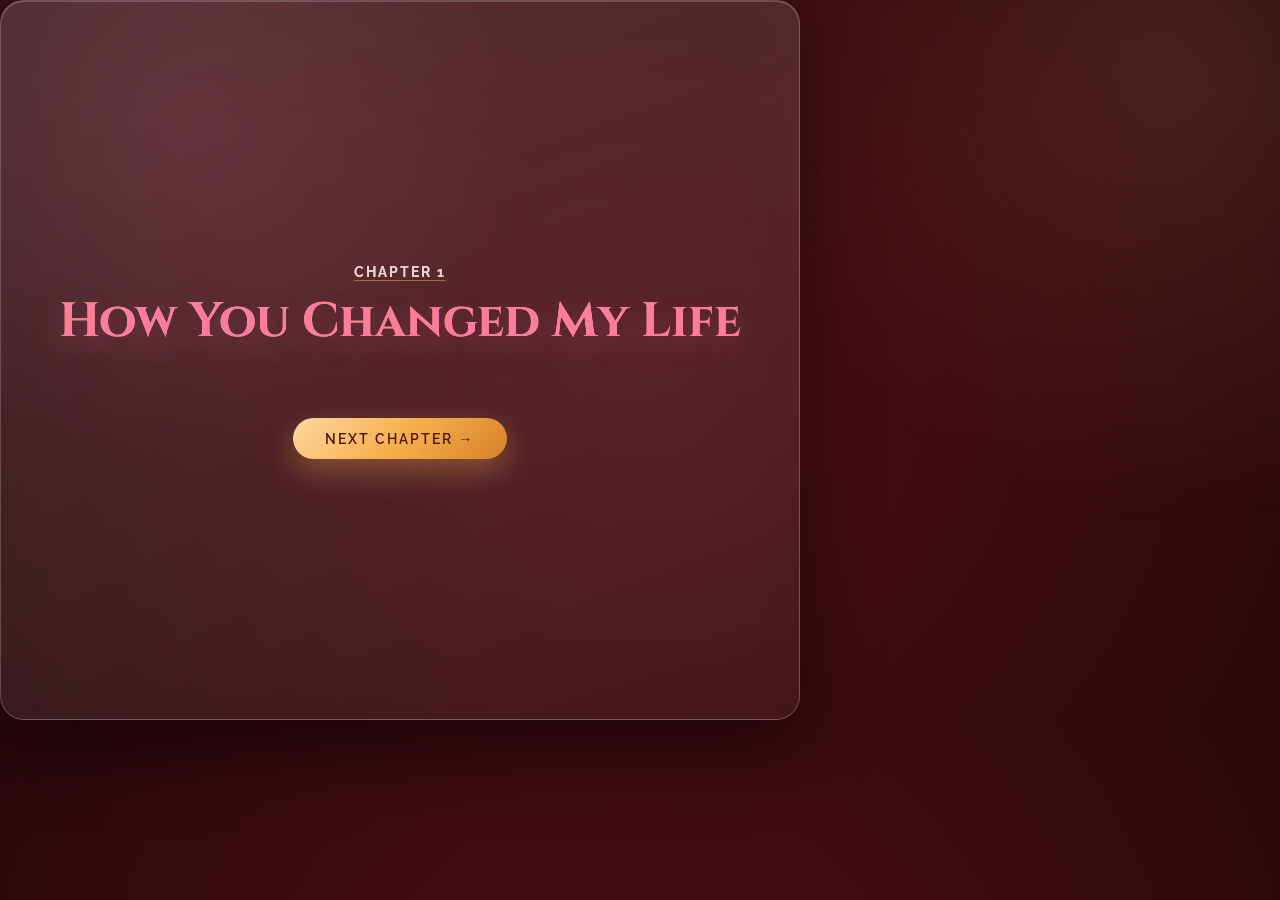
<file: chapter1.html>
<!DOCTYPE html>
<html lang="en">

<head>
    <meta charset="UTF-8">
    <meta name="viewport" content="width=device-width, initial-scale=1.0">
    <title>Chapter 1 - Our Story</title>
    <link rel="stylesheet" href="style.css">
    <link
        href="https://fonts.googleapis.com/css2?family=Cinzel:wght@400;700&family=Parisienne&family=Raleway:wght@300;400;600&display=swap"
        rel="stylesheet">
</head>

<body class="page-chap1 premium-bg">

    <div class="glass-card"
        style="min-height: 80vh; width: 90%; max-width: 800px; display: flex; flex-direction: column; align-items: center; justify-content: center;">
        <div class="chapter-header">
            <h2 class="text-gold" style="border-bottom-color: rgba(255,215,0,0.5);">Chapter 1</h2>
            <h3 class="text-gold" style="font-size: 3rem;">How You Changed My Life</h3>
        </div>

        <div class="chapter-content">
            <div class="typewriter-container" id="typewriterText"
                style="background: rgba(255,255,255,0.9); color: #333; border-radius: 4px;">
                <!-- Text injected by JS -->
            </div>
        </div>

        <a href="chapter2.html" class="premium-btn nav-link next-chapter" style="margin-top: 2rem;">Next Chapter →</a>
    </div>

    <script src="script.js"></script>
</body>

</html>
</file>
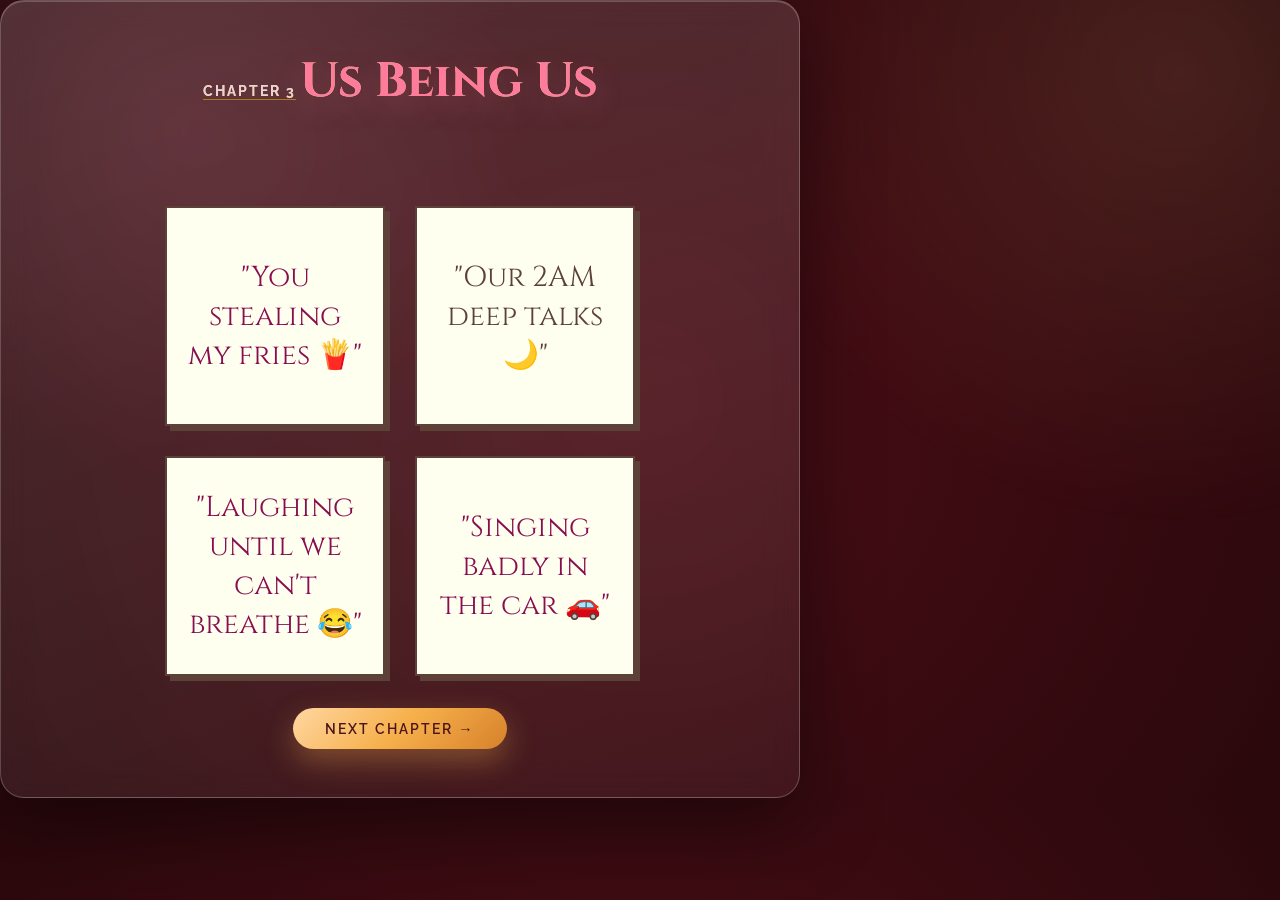
<file: chapter3.html>
<!DOCTYPE html>
<html lang="en">

<head>
    <meta charset="UTF-8">
    <meta name="viewport" content="width=device-width, initial-scale=1.0">
    <title>Chapter 3 - Our Story</title>
    <link rel="stylesheet" href="style.css">
    <link
        href="https://fonts.googleapis.com/css2?family=Cinzel:wght@400;700&family=Parisienne&family=Raleway:wght@300;400;600&display=swap"
        rel="stylesheet">
</head>

<body class="page-chap3 premium-bg">

    <div class="glass-card"
        style="min-height: 80vh; width: 90%; max-width: 800px; display: flex; flex-direction: column; align-items: center; justify-content: center;">
        <div class="chapter-header">
            <h2 class="text-gold" style="border-bottom-color: rgba(255,215,0,0.5);">Chapter 3</h2>
            <h3 class="text-gold" style="font-size: 3rem;">Us Being Us</h3>
        </div>

        <div class="notes-grid">
            <div class="sticky-note n1">
                <p>"You stealing my fries 🍟"</p>
            </div>
            <div class="sticky-note n2">
                <p>"Our 2AM deep talks 🌙"</p>
            </div>
            <div class="sticky-note n3">
                <p>"Laughing until we can't breathe 😂"</p>
            </div>
            <div class="sticky-note n4">
                <p>"Singing badly in the car 🚗"</p>
            </div>
        </div>

        <a href="chapter4.html" class="premium-btn nav-link next-chapter" style="margin-top: 2rem;">Next Chapter →</a>
    </div>

    <script src="script.js"></script>
</body>

</html>
</file>
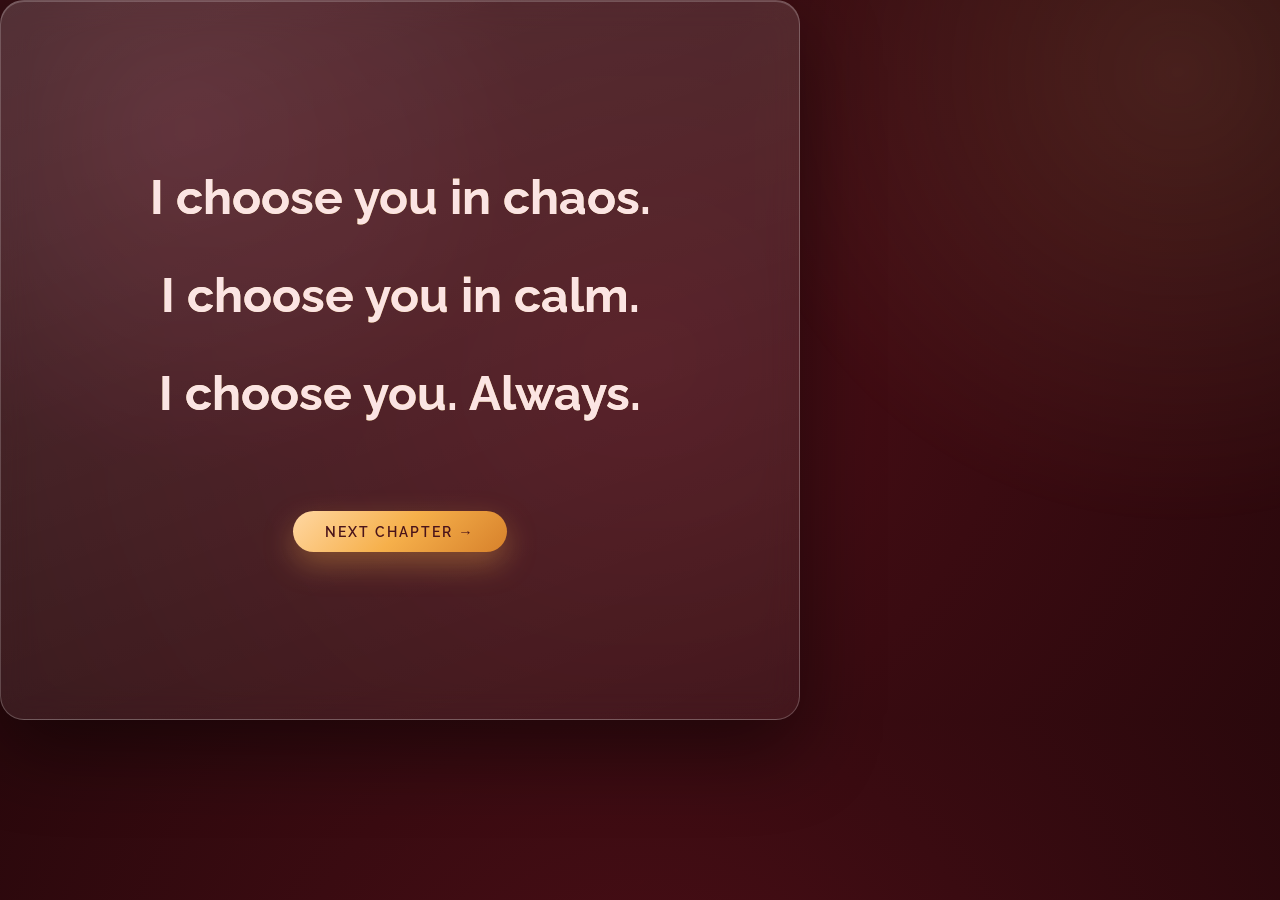
<file: chapter4.html>
<!DOCTYPE html>
<html lang="en">

<head>
    <meta charset="UTF-8">
    <meta name="viewport" content="width=device-width, initial-scale=1.0">
    <title>Chapter 4 - Our Story</title>
    <link rel="stylesheet" href="style.css">
    <link
        href="https://fonts.googleapis.com/css2?family=Cinzel:wght@400;700&family=Parisienne&family=Raleway:wght@300;400;600&display=swap"
        rel="stylesheet">
</head>

<body class="page-chap4 premium-bg">

    <div class="glass-card"
        style="min-height: 80vh; width: 90%; max-width: 800px; display: flex; flex-direction: column; align-items: center; justify-content: center;">
        <div class="fade-sequence" style="text-align: center;">
            <h2 class="fade-text f1 text-gold" style="border-bottom: none; font-size: 3rem;">I choose you in chaos.</h2>
            <h2 class="fade-text f2 text-gold" style="border-bottom: none; font-size: 3rem;">I choose you in calm.</h2>
            <h2 class="fade-text f3 text-gold" style="border-bottom: none; font-size: 3rem;">I choose you. Always.</h2>
        </div>

        <a href="chapter5.html" class="premium-btn nav-link dark-mode-btn" style="margin-top: 3rem;">Next Chapter →</a>
    </div>

    <script src="script.js"></script>
</body>

</html>
</file>
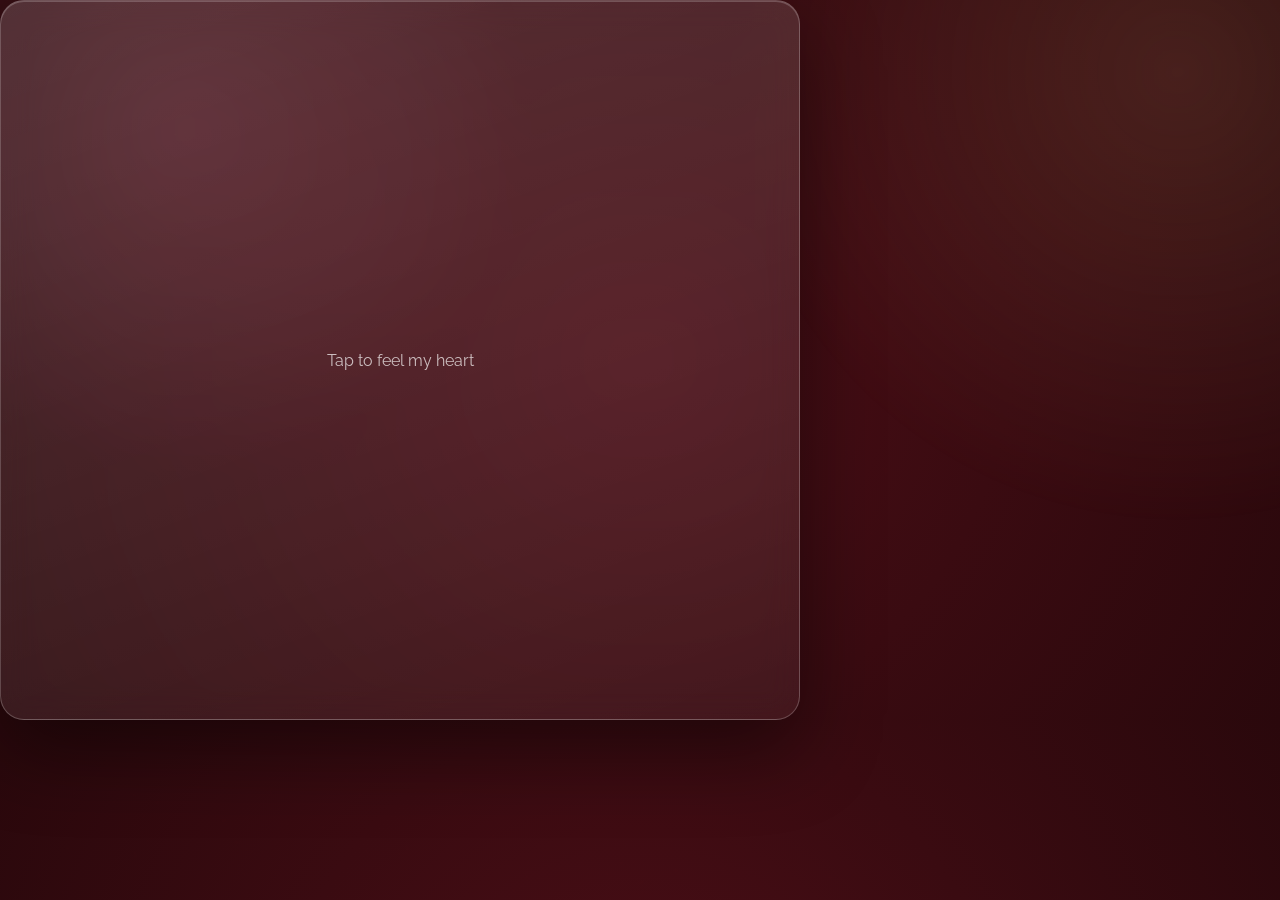
<file: chapter5.html>
<!DOCTYPE html>
<html lang="en">

<head>
    <meta charset="UTF-8">
    <meta name="viewport" content="width=device-width, initial-scale=1.0">
    <title>Chapter 5 - Our Story</title>
    <link rel="stylesheet" href="style.css">
    <link
        href="https://fonts.googleapis.com/css2?family=Cinzel:wght@400;700&family=Parisienne&family=Raleway:wght@300;400;600&display=swap"
        rel="stylesheet">
</head>

<body class="page-chap5 premium-bg">

    <div class="glass-card"
        style="min-height: 80vh; width: 90%; max-width: 800px; display: flex; flex-direction: column; align-items: center; justify-content: center;">
        <div class="heartbeater">
            <div class="heart-shape" id="heartBeat" style="filter: drop-shadow(0 0 15px rgba(255,0,0,0.6));">❤️</div>
            <p class="instruction" style="color: rgba(255,255,255,0.7);">Tap to feel my heart</p>
        </div>

        <div class="hidden-message" id="heartMessage">
            <h1 class="text-gold" style="font-size: 3.5rem;">This is what you do to me.</h1>
        </div>

        <a href="final.html" class="premium-btn nav-link next-chapter hidden" id="nextBtn"
            style="margin-top: 2rem;">Next Chapter →</a>
    </div>

    <script src="script.js"></script>
</body>

</html>
</file>
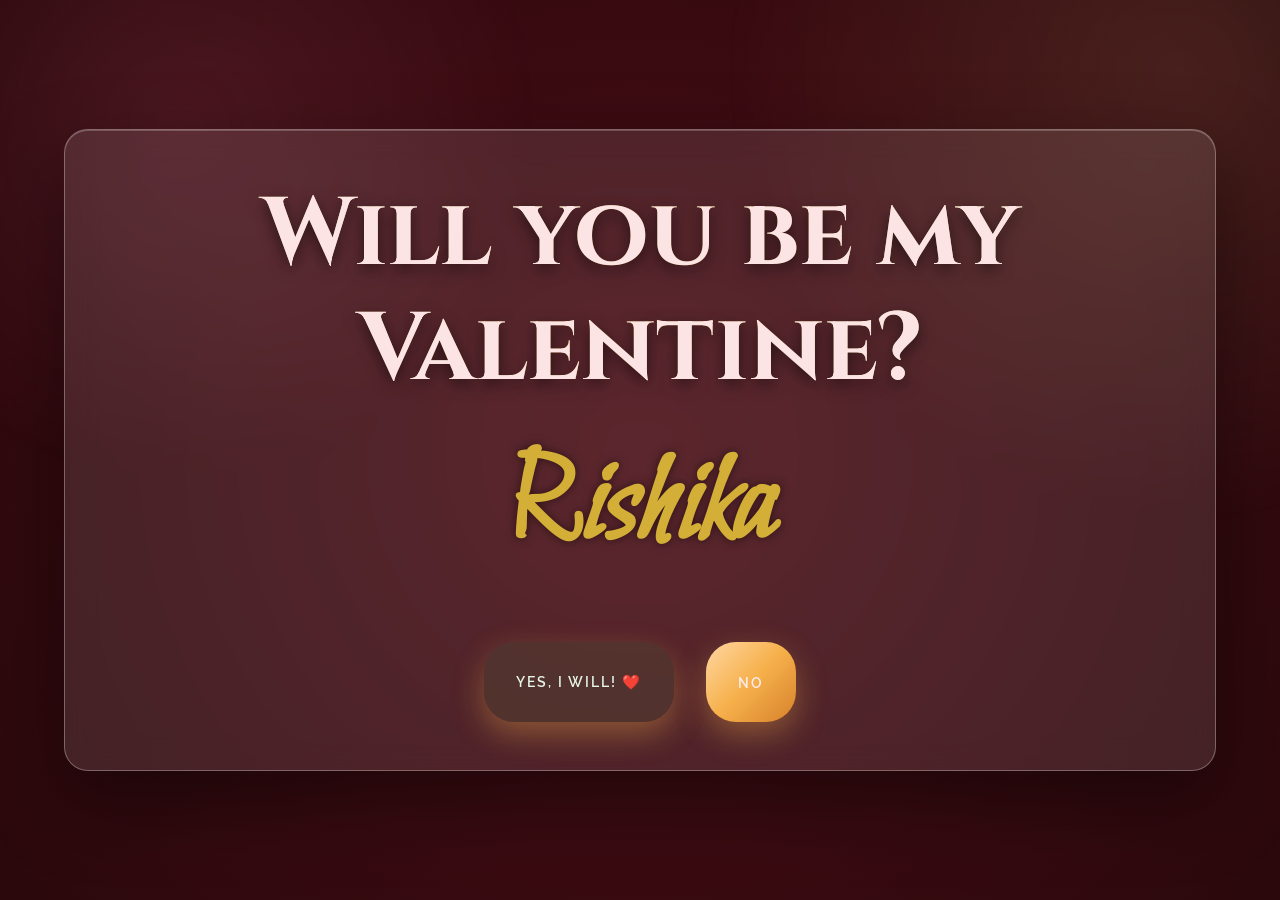
<file: final.html>
<!DOCTYPE html>
<html lang="en">

<head>
    <meta charset="UTF-8">
    <meta name="viewport" content="width=device-width, initial-scale=1.0">
    <title>Finale - Our Story</title>
    <link rel="stylesheet" href="style.css">
    <link
        href="https://fonts.googleapis.com/css2?family=Dancing+Script:wght@400;700&family=Bilbo&family=Bilbo+Swash+Caps&family=Cinzel:wght@400;700&family=Pinyon+Script&family=Parisienne&family=Raleway:wght@300;400;600&display=swap"
        rel="stylesheet">
</head>

<body class="page-final">



    <!-- Note: Background is handled by CSS #page-final rule to keep user image -->
    <div class="glass-card centered-final"
        style="background: rgba(255,255,255,0.1); border: 1px solid rgba(255,255,255,0.3);">
        <!-- Initial Question State -->
        <div id="proposalContent">
            <h1 class="grand-title text-gold" style="font-size: 6rem; text-shadow: 0 5px 15px rgba(0,0,0,0.5);">Will you
                be my<br>Valentine?</h1>
            <h2 class="name-display"
                style="font-family: 'Bilbo', cursive; font-size: 8rem; margin-top: 1rem; color: #D4AF37; background: transparent; text-shadow: 0 0 10px rgba(0,0,0,0.5);">
                Rishika</h2>

            <div class="choice-container"
                style="margin-top: 3rem; display: flex; gap: 2rem; justify-content: center; position: relative; min-height: 80px;">
                <button id="btnYes" class="premium-btn"
                    style="border-color: #4CAF50; color: #e8f5e9; background: rgba(76, 175, 80, 0.1);">Yes, I will!
                    ❤️</button>
                <button id="btnNo" class="premium-btn" style="border-color: #ff3333; color: #ffebee;">No</button>
            </div>
        </div>

        <!-- Success Message (Hidden initially) -->
        <div id="successMessage" class="hidden" style="text-align: center;">
            <h1 class="text-gold" style="font-size: 4rem; margin-bottom: 1rem;">Happy Valentine's Day,<br>Rishika</h1>
            <p class="quote">I love you more than words can say.</p>
            <div
                style="font-size: 6rem; margin-top: 2rem; animation: pulse 2s infinite; font-family: 'Segoe UI Emoji', 'Apple Color Emoji', 'Noto Color Emoji', sans-serif;">
                💞</div>
            <p class="signature">— Always yours, <span>Gowtham Raj ❤️</span></p>
            <a href="index.html" class="premium-btn restart-btn pulse-btn" style="margin-top: 3rem;">One More Time
                ❤️</a>
        </div>
    </div>

    <script src="script.js"></script>
</body>

</html>
</file>
<file: style.css>
﻿/* CSS Variables & Reset */
:root {
    --bg-paper: #FBE4E3;
    /* Soft Paper Pink */
    --bg-cardboard: #2a080c;
    /* Deep Velvet Red */
    --text-body: #5D4037;
    /* Deep Espresso Brown */
    --red-handmade: #880e4f;
    /* Dark Burgundy (Headings) */
    --red-ink: #D4AF37;
    /* Metallic Gold (Highlights/Accents) */

    --font-heading: 'Cinzel', serif;
    --font-body: 'Raleway', sans-serif;
    --font-script: 'Parisienne', cursive;
    --font-ui: 'Raleway', sans-serif;

    /* Premium "Glass & Gold" Theme Variables */
    --premium-bg: radial-gradient(circle at center, #4a0e16 0%, #2a080c 100%);
    --gold-gradient: linear-gradient(135deg, #bf953f, #fcf6ba, #b38728, #fbf5b7, #aa771c);
    --gold-text-shadow: 0 2px 4px rgba(0, 0, 0, 0.3);
    --glass-bg: rgba(255, 255, 255, 0.05);
    --glass-border: 1px solid rgba(255, 255, 255, 0.15);
    --glass-shadow: 0 8px 32px 0 rgba(0, 0, 0, 0.37);
    --text-glass: rgba(255, 255, 255, 0.9);
}

/* --- PREMIUM UTILITIES --- */
.premium-bg {
    background: var(--premium-bg);
    color: var(--text-glass);
}

.text-gold {
    background: var(--gold-gradient);
    -webkit-background-clip: text;
    background-clip: text;
    color: transparent;
    text-shadow: none;
    position: relative;
    display: inline-block;
}

/* Improved Glass Card (Round 2) */
.glass-card {
    background: rgba(255, 255, 255, 0.12);
    /* Reduced opacity to 0.12 */
    backdrop-filter: blur(16px);
    -webkit-backdrop-filter: blur(16px);
    border: 1px solid rgba(255, 255, 255, 0.2);
    box-shadow: 0 20px 60px rgba(0, 0, 0, 0.25);
    border-radius: 24px;
    padding: 3rem;
    animation: fadeIn 1.2s ease forwards, heartbeat 6s infinite ease-in-out;
    position: relative;
    overflow: visible;
    transition: transform 0.3s ease, box-shadow 0.3s ease;
    opacity: 0;
    /* Start hidden for fadeIn */
}

@keyframes fadeIn {
    from {
        opacity: 0;
        transform: translateY(20px);
    }

    to {
        opacity: 1;
        transform: translateY(0);
    }
}

.glass-card:hover {
    transform: translateY(-5px);
    box-shadow: 0 30px 70px rgba(0, 0, 0, 0.3);
}

@keyframes heartbeat {
    0% {
        transform: scale(1);
    }

    50% {
        transform: scale(1.02);
    }

    100% {
        transform: scale(1);
    }
}

.floating-heart {
    position: absolute;
    top: -30px;
    right: -20px;
    font-size: 8rem;
    color: rgba(255, 255, 255, 0.05);
    animation: floatHeart 10s infinite ease-in-out;
    z-index: -1;
    pointer-events: none;
}

@keyframes floatHeart {

    0%,
    100% {
        transform: translateY(0) rotate(10deg);
    }

    50% {
        transform: translateY(-20px) rotate(-10deg);
    }
}

/* Enhanced Buttons (Round 2) */
.premium-btn {
    background: linear-gradient(135deg, #ffd36a, #ffb703);
    /* Warm Gold Gradient */
    border: none;
    /* Removed border */
    color: #7a1c1c;
    /* Deep Red Text */
    padding: 12px 32px;
    font-family: var(--font-ui);
    text-transform: uppercase;
    letter-spacing: 2px;
    font-weight: 600;
    font-size: 0.9rem;
    transition: all 0.4s ease;
    text-decoration: none;
    position: relative;
    overflow: hidden;
    z-index: 1;
    border-radius: 30px;
    /* More rounded */
    box-shadow: 0 8px 25px rgba(255, 183, 3, 0.4);
}

.premium-btn::before {
    content: '';
    position: absolute;
    top: 0;
    left: 0;
    width: 0%;
    height: 100%;
    background: rgba(255, 255, 255, 0.2);
    /* Shine effect */
    transition: width 0.4s ease;
    z-index: -1;
}

.premium-btn:hover {
    color: #5d1010;
    transform: translateY(-2px);
    box-shadow: 0 12px 30px rgba(255, 183, 3, 0.6);
}

.premium-btn:hover::before {
    width: 100%;
}

/* Pulse Gold Animation */
@keyframes pulse-gold {
    0% {
        box-shadow: 0 0 0 0 rgba(255, 183, 3, 0.6);
    }

    70% {
        box-shadow: 0 0 0 15px rgba(255, 183, 3, 0);
    }

    100% {
        box-shadow: 0 0 0 0 rgba(255, 183, 3, 0);
    }
}

.pulse-btn {
    animation: pulse-gold 2s infinite;
}

/* Quote Styling */
.quote {
    font-family: var(--font-script);
    font-size: 1.3rem;
    letter-spacing: 0.5px;
    line-height: 1.7;
    opacity: 0.95;
    color: #fff;
}

/* Signature Styling */
.signature {
    font-size: 1.6rem;
    font-family: 'Dancing Script', 'Bilbo', cursive;
    /* Use dancing script if avail, else fallback */
    margin-top: 30px;
    opacity: 0.9;
    color: rgba(255, 255, 255, 0.8);
    white-space: nowrap;
    /* Keep on one line */
}

.signature span {
    color: #ffd6a5;
    /* Gold/Peach accent */
    font-weight: bold;
    font-size: 1.8rem;
    /* Slightly larger name */
}


* {
    margin: 0;
    padding: 0;
    box-sizing: border-box;
}

body {
    font-family: var(--font-body);
    overflow: hidden;
    background: var(--bg-cardboard);
    /* Main container background */
    color: var(--text-body);
}

/* Texture Overlay */
.texture-overlay {
    position: fixed;
    top: 0;
    left: 0;
    width: 100vw;
    height: 100vh;
    pointer-events: none;
    z-index: 50;
    background-image: url("https://www.transparenttextures.com/patterns/cardboard.png");
    /* Cardboard texture */
    opacity: 0.15;
}

a {
    text-decoration: none;
    color: inherit;
}

/* --- SPA Sections --- */
.page-section {
    position: absolute;
    top: 0;
    left: 0;
    width: 100vw;
    height: 100vh;
    opacity: 0;
    pointer-events: none;
    transition: opacity 0.8s ease-in-out;
    opacity: 0;
    pointer-events: none;
    transition: opacity 0.5s ease;
    /* Simplified transition */
    display: flex;
    justify-content: center;
    /* Removed align-items: center to prevent vertical centering force */
    z-index: 1;
    background: var(--premium-bg);
    /* Global Premium Radial Gradient */
    overflow-y: auto;
    /* Allow scrolling content */
    overflow-x: hidden;
    padding-top: 50px;
    /* Space for top texture */
    padding-bottom: 120px;
    /* MORE Space for bottom scroll so button isn't cut off */
}

.page-section.active {
    opacity: 1;
    pointer-events: all;
    z-index: 10;
}

/* --- Common UI --- */
.chapter-container {
    width: 100%;
    max-width: 800px;
    /* Limit width for book feel */
    width: 100%;
    max-width: 800px;
    /* Limit width for book feel */
    min-height: auto;
    /* Allow it to grow naturally */
    height: auto;
    /* Ensure it wraps content */
    display: flex;
    flex-direction: column;
    align-items: center;
    position: relative;
    justify-content: flex-start;
    /* Changed from center to fix "worst" alignment */
    /* Changed from center to fix "worst" alignment */
    /* border: none; Removed duplicate rule */
    /* Frosted Glass Style */
    background: rgba(255, 255, 255, 0.08);
    /* Subtle Glass */
    backdrop-filter: blur(12px);
    -webkit-backdrop-filter: blur(12px);
    border: 1px solid rgba(255, 255, 255, 0.15);
    box-shadow: 0 8px 32px 0 rgba(0, 0, 0, 0.37);
    border-radius: 16px;
    padding: 3rem;
    padding-top: 5rem;
    padding-bottom: 5rem;
    /* Increased bottom padding to prevent overflow */
    /* Consistent top spacing for ALL chapters */
    color: var(--bg-paper);
    /* Ivory Text */
    overflow: visible;
    /* Allow annotations to appear outside */
}

.chapter-header {
    text-align: center;
    margin-bottom: 2rem;
}

.chapter-header h2 {
    font-family: var(--font-ui);
    text-transform: uppercase;
    font-size: 0.9rem;
    letter-spacing: 2px;
    color: var(--bg-paper);
    opacity: 0.9;
    margin-bottom: 0.5rem;
    border-bottom: 1px solid rgba(251, 228, 227, 0.3);
    display: inline-block;
}

.chapter-header h3 {
    font-family: var(--font-heading);
    font-size: 3.5rem;
    color: var(--red-handmade);
    transform: none;
    /* Straightened */
}

.nav-btn,
.btn-primary {
    cursor: pointer;
    cursor: pointer;
    background: transparent;
    border: 1px solid #bf953f;
    color: #fcf6ba;
    padding: 12px 30px;
    border-radius: 4px;
    font-family: var(--font-ui);
    font-weight: 600;
    font-size: 1rem;
    box-shadow: 0 0 10px rgba(0, 0, 0, 0.2);
    transition: all 0.4s ease;
    z-index: 100;
}

.nav-btn:hover,
.btn-primary:hover {
    color: #2a080c;
    background: var(--gold-gradient);
    border-color: transparent;
    box-shadow: 0 0 15px rgba(255, 215, 0, 0.5);
    /* transform: translateY(-2px); Removed upward hover movement if annoying, but likely user meant page load. 
       Keeping button hover for now as it's standard UI, but removing page load animations. */
    transform: none;
}

.nav-btn {
    position: relative;
    /* Changed from fixed */
    margin-top: 3rem;
    /* More space from content */
    bottom: auto;
    right: auto;
    align-self: center;
    /* Center in the flex container */
    background: rgba(42, 8, 12, 0.6);
    /* Darker semi-transparent red for contrast */
    backdrop-filter: blur(4px);
    border: 1px solid var(--red-ink);
    /* Gold border */
    color: var(--red-ink);
    /* Gold text */
    letter-spacing: 1px;
    box-shadow: 0 4px 15px rgba(0, 0, 0, 0.3);
}

.book-container {
    perspective: 1000px;
}

.book-cover {
    background: var(--bg-cardboard);
    width: 360px;
    height: 520px;
    padding: 40px;
    text-align: center;
    display: flex;
    flex-direction: column;
    justify-content: center;
    align-items: center;
    border: 4px solid var(--bg-paper);
    /* Thick paper border on cardboard */
    box-shadow: 15px 15px 0 rgba(0, 0, 0, 0.2);
    position: relative;
    transform-style: preserve-3d;
}

.book-title {
    font-family: var(--font-heading);
    font-size: 4rem;
    color: var(--bg-paper);
    margin-bottom: 10px;
    transform: translateZ(20px);
    text-shadow: 4px 4px 0 var(--red-handmade);
}

.book-subtitle {
    font-family: var(--font-script);
    color: var(--bg-paper);
    opacity: 0.8;
    margin-bottom: 40px;
    transform: translateZ(10px);
    font-style: italic;
}

.decoration {
    font-size: 3rem;
    color: var(--red-handmade);
    margin-bottom: 40px;
    transform: translateZ(10px);
}

.cover-label {
    position: absolute;
    top: 20px;
    font-family: 'Courier New', monospace;
    font-size: 0.8rem;
    color: var(--bg-paper);
    opacity: 0.6;
    letter-spacing: 2px;
}


/* --- CHAPTER 1 (Handwritten) --- */
/* #page-chap1 background removed to use global premium bg */

/* Chapter 1 now uses standard chapter-container styling */

/* Ensure Chapter 1 content stays within container */
.page-chap1 .chapter-content {
    width: 100%;
    display: flex;
    flex-direction: column;
    align-items: center;
    gap: 1rem;
}

/* Force Chapter 1 container to be tall enough */
.page-chap1 .chapter-container {
    min-height: 750px !important;
}

/* Texture Overlay for Glass Cards */
.paper-texture-overlay {
    position: absolute;
    top: 0;
    left: 0;
    width: 100%;
    height: 100%;
    background-image: url("https://www.transparenttextures.com/patterns/cream-paper.png");
    opacity: 0.3;
    z-index: 0;
    pointer-events: none;
    border-radius: 16px;
}

.chapter-content {
    position: relative;
    z-index: 1;
    /* Above texture */
}

/* Static Text Container */
.static-text-container {
    max-width: 600px;
    width: 100%;
    margin-top: 2rem;
    margin-bottom: 2rem;
    font-family: var(--font-body);
    font-size: 1.2rem;
    line-height: 1.8;
    color: var(--bg-paper);
    text-align: center;
    position: relative;
    z-index: 1;
}

/* Line-by-Line Fade */
.fade-line {
    opacity: 0;
    transform: translateY(10px);
    animation: fadeInLine 1.5s forwards;
}

@keyframes fadeInLine {
    to {
        opacity: 1;
        transform: translateY(0);
    }
}

.delay-1 {
    animation-delay: 0.5s;
}

.delay-2 {
    animation-delay: 1.5s;
}

.delay-3 {
    animation-delay: 2.5s;
}

.delay-4 {
    animation-delay: 3.5s;
}

.delay-5 {
    animation-delay: 4.5s;
}

.delay-6 {
    animation-delay: 5.5s;
}

.delay-7 {
    animation-delay: 6.5s;
}

.chapter-divider {
    font-family: var(--font-heading);
    color: var(--red-ink);
    /* Gold */
    margin: 20px 0;
    font-size: 1.5rem;
}

.time-together {
    color: var(--red-handmade);
    font-family: 'Courier New', monospace;
    font-weight: bold;
    margin-bottom: 2rem;
    border: 2px solid var(--red-handmade);
    padding: 10px;
    transform: none;
    display: inline-block;
    background: rgba(255, 255, 255, 0.8);
    position: relative;
    /* Keep it in flow */
    z-index: 1;
}

.time-together p {
    margin: 0 0 5px 0;
    font-size: 0.9rem;
}

#timer {
    font-size: 1rem;
    color: var(--red-handmade);
}


/* --- CHAPTER 2 (Scrapbook) --- */
/* #page-chap2 background removed */

.scrapbook-layout {
    display: flex;
    gap: 40px;
    justify-content: center;
    flex-wrap: wrap;
    padding-bottom: 50px;
    margin-top: 120px;
    /* Pushed down further to avoid covering heading */
}

.polaroid {
    background: #fffff0;
    /* Keep polaroids Ivory for contrast */
    padding: 15px 15px 60px 15px;
    box-shadow: 2px 5px 10px rgba(0, 0, 0, 0.2);
    transform: none;
    /* Straightened */
    position: relative;
    /* width: 240px; Removed fixed width */
    min-width: 220px;
    max-width: 280px;
    /* Increased max width for better vertical photo feel */
    height: auto;
    /* Allow height to adjust to image */
    display: flex;
    flex-direction: column;
    /* Stack content */
    flex: 1 1 auto;
    /* Allow flex shrinking/growing */
    margin: 15px;
    /* Ensure spacing */
}

.polaroid img {
    width: 100%;
    height: auto;
    /* Let image define height */
    min-height: 200px;
    /* Minimum height for consistency */
    object-fit: contain;
    /* Ensure FULL image is visible */
    background: #000;
    /* Black background for letterboxing if needed, or remove for white */
    filter: sepia(0.2) contrast(1.1);
    /* Reduced sepia for clarity */
    border: 1px solid #ddd;
}

.polaroid p {
    font-family: 'Courier New', monospace;
    /* Typewriter caption */
    font-size: 1rem;
    color: var(--red-ink);
    position: absolute;
    bottom: 20px;
    width: 100%;
    text-align: center;
    left: 0;
}

.polaroid::before {
    /* Tape */
    content: '';
    position: absolute;
    top: -15px;
    left: 50%;
    width: 100px;
    height: 35px;
    background: rgba(255, 255, 255, 0.6);
    transform: translateX(-50%);
    /* Straightened tape */
    border-left: 2px dotted rgba(0, 0, 0, 0.1);
    border-right: 2px dotted rgba(0, 0, 0, 0.1);
    box-shadow: 0 1px 3px rgba(0, 0, 0, 0.1);
}

.p1,
.p2,
.p3 {
    transform: none;
    /* Reset rotation */
    margin: 10px;
    /* Uniform spacing */
}

/* Highlighting keywords */
.highlight-word {
    color: var(--red-handmade);
    font-weight: bold;
    position: relative;
    transition: all 0.3s ease;
    cursor: default;
}

.highlight-word:hover {
    color: var(--red-ink);
    /* Gold */
    text-shadow: 0 0 5px var(--red-ink);
}

.p1 img,
.p2 img,
.p3 img {
    object-position: center;
    object-fit: contain;
    height: auto;
    max-height: 500px;
    /* Allow tall photos */
    background: transparent;
}

/* Micro Hearts */
.micro-heart {
    position: absolute;
    color: var(--red-handmade);
    font-size: 1.2rem;
    opacity: 0.6;
    animation: drift 4s infinite ease-in-out;
}

.h1 {
    top: 10px;
    right: 10px;
    animation-delay: 0s;
}

.h2 {
    bottom: 60px;
    left: 10px;
    animation-delay: 1.3s;
}

.h3 {
    top: 50%;
    right: 5px;
    animation-delay: 2.5s;
}

@keyframes drift {

    0%,
    100% {
        transform: translateY(0) rotate(0);
    }

    50% {
        transform: translateY(-10px) rotate(15deg);
    }
}

/* Parallax Effect (Simple Hover) */
.polaroid {
    transition: transform 0.2s ease-out;
    perspective: 1000px;
}

.polaroid:hover {
    transform: rotateY(5deg) rotateX(5deg) translateY(-5px);
    z-index: 10;
}


/* --- CHAPTER 3 (Messy/Playful) --- */


/* =========================
   NOTES GRID
========================= */
.notes-grid {
    display: flex;
    flex-wrap: wrap;
    gap: 30px;
    justify-content: center;
    max-width: 700px;
    margin: 60px auto 0;
}

/* =========================
   REALIZATION LAYOUT
========================= */
.realization-container {
    position: relative;
    text-align: center;
    padding: 3rem;
    color: var(--bg-paper);

    display: flex;
    flex-direction: column;
    align-items: center;
    justify-content: center;
    gap: 1.2rem;
}

/* =========================
   RADIAL GLOW BACKGROUND
========================= */
.radial-glow-bg {
    position: absolute;
    inset: 0;
    background: radial-gradient(circle, rgba(212, 175, 55, 0.2) 0%, transparent 70%);
    z-index: 0;
    animation: glowPulse 5s infinite alternate;
    pointer-events: none;
}

@keyframes glowPulse {
    from {
        opacity: 0.5;
        transform: scale(1);
    }

    to {
        opacity: 0.8;
        transform: scale(1.1);
    }
}

/* =========================
   PHOTO / POLAROID
========================= */
.polaroid {
    position: relative;
    width: 220px;
    height: 220px;
    z-index: 2;
}

.polaroid img {
    width: 100%;
    height: 100%;
    object-fit: cover;
    border-radius: 6px;
}

/* =========================
   TEXT STYLES
========================= */
.normal-text {
    font-family: var(--font-body);
    font-size: 1.2rem;
    color: rgba(255, 255, 255, 0.9);
    margin-bottom: 1rem;
    text-shadow: 0 2px 4px rgba(0, 0, 0, 0.5);
    position: relative;
    z-index: 2;
}

.realization-text {
    font-family: var(--font-heading);
    font-size: 2.5rem;
    color: var(--red-ink);
    text-shadow: 0 4px 10px rgba(0, 0, 0, 0.5);
    margin-top: 1rem;
    transform: scale(1.1);
    opacity: 0;
    animation: fadeInUp 2s forwards 0.5s;
    position: relative;
    z-index: 2;
}

/* =========================
   CHAPTER TEXT
========================= */
.chapter-body,
.chapter-quote,
.turn {
    position: relative;
    z-index: 2;
}

/* =========================
   STICKY NOTES
========================= */
.sticky-note {
    width: 220px;
    height: 220px;
    background: #fffff0;
    border: 2px solid var(--text-body);
    display: flex;
    align-items: center;
    justify-content: center;
    padding: 20px;
    text-align: center;
    font-family: var(--font-heading);
    font-size: 1.8rem;
    color: var(--red-handmade);
    box-shadow: 5px 5px 0 var(--text-body);
}

/* Sticky note variations */
.n1,
.n2,
.n3,
.n4 {
    transform: none;
}

.n2 {
    color: var(--text-body);
}


/* --- CHAPTER 4 (Sincere) --- */
/* #page-chap4 background removed */

.page-chap4 .chapter-container {
    border-left: 4px double var(--bg-cardboard);
    /* Book spine hint */
    align-items: flex-start;
    padding-left: 4rem;
    text-align: center;
    /* Centered for new layout */
    border-left: none;
    /* Removed spine */
    padding-left: 0;
}

.handwritten-focus {
    font-family: var(--font-script);
    font-size: 3.5rem !important;
    color: var(--red-ink) !important;
    /* Gold */
    margin: 30px 0;
}

.divider-line {
    width: 60px;
    height: 2px;
    background: rgba(255, 255, 255, 0.3);
    margin: 10px auto;
}

.fade-text {
    font-family: var(--font-body);
    font-size: 2.5rem;
    color: var(--bg-paper);
    margin-bottom: 2rem;
    opacity: 1;
    border-bottom: 1px solid rgba(251, 228, 227, 0.2);
    /* Notepad line */
    padding-bottom: 10px;
    width: 100%;
}

.fade-text.visible {
    opacity: 1;
}

.fade-text strong {
    color: #ffd700;
}

/* --- CHAPTER 4 TEXT REFINEMENT (Old Chapter 3) --- */

.centered-text-column {
    display: flex;
    flex-direction: column;
    align-items: center;
    justify-content: center;
    text-align: center;
    gap: 1.5rem;
    position: relative;
    z-index: 2;
}

.text-group {
    display: flex;
    flex-direction: column;
    gap: 0.5rem;
    margin-bottom: 1rem;
}

.choice-title {
    font-family: var(--font-heading);
    font-size: 3.5rem;
    /* Larger, bolder */
    font-weight: 700;
    color: var(--text-gold);
    /* Gold/Champagne */
    margin: 0;
    line-height: 1.2;
    text-shadow: 0 0 15px rgba(212, 175, 55, 0.4);
    /* Inner glow */
    letter-spacing: 2px;
}

/* Subtle hierarchy: Second title slightly smaller */
.gold-divider+.text-group .choice-title {
    font-size: 3.35rem;
    /* ~4% smaller */
}

.choice-body {
    font-family: var(--font-body);
    font-size: 1.6rem;
    color: rgba(255, 255, 255, 0.9);
    margin: 0;
    font-weight: 300;
}

.spaced-line {
    margin-top: 1.4rem !important;
    /* +~6px spacing */
    font-style: italic;
    opacity: 0.8;
}

.gold-divider {
    width: 80px;
    height: 1px;
    background: radial-gradient(circle, rgba(212, 175, 55, 0.6) 0%, transparent 80%);
    margin: 1.5rem auto;
    filter: blur(0.8px);
    /* slightly softer */
    opacity: 0.55;
    /* 50-60% opacity */
}

.micro-detail {
    font-size: 0.9rem;
    color: rgba(255, 255, 255, 1);
    /* Use white base */
    opacity: 0.35;
    /* 30-40% total opacity */
    font-style: italic;
    position: relative;
    margin-left: auto;
    /* Push slightly right if needed, or keep centered */
}

/* Soft Radial Glow Behind Text */
.soft-glow-bg {
    position: absolute;
    top: 50%;
    left: 50%;
    transform: translate(-50%, -50%);
    width: 120%;
    height: 120%;
    background: radial-gradient(circle, rgba(212, 175, 55, 0.08) 0%, transparent 60%);
    z-index: -1;
    pointer-events: none;
    border-radius: 50%;
}

/* Animation Delays - Snappier Timing (0.5s steps) */
.delay-1 {
    animation-delay: 0.5s;
}

.delay-2 {
    animation-delay: 1.0s;
}

.delay-3 {
    animation-delay: 1.6s;
}

/* Divider Pause */
.delay-4 {
    animation-delay: 2.0s;
}

.delay-5 {
    animation-delay: 2.5s;
}

.delay-6 {
    animation-delay: 3.0s;
}

.delay-7 {
    animation-delay: 3.5s;
}

/* Micro detail */

.fade-line {
    opacity: 0;
    animation: fadeInUp 1.5s ease-out forwards;
}

@keyframes fadeInUp {
    from {
        opacity: 0;
        transform: translateY(15px);
    }

    to {
        opacity: 1;
        transform: translateY(0);
    }
}




/* --- CHAPTER 5 (Redesign - Letter I Never Sent) --- */
/* #page-chap5 background removed */

/* Letter Theme Container */
/* Letter Theme Container (Default Dark) */
.letter-theme-container {
    max-width: 700px;
    background: rgba(255, 255, 255, 0.05);
    /* Default Glass */
    backdrop-filter: blur(12px);
    border: 1px solid rgba(255, 255, 255, 0.15);
    border-radius: 4px;
    /* Paper-like shape */
    box-shadow: 0 10px 30px rgba(0, 0, 0, 0.5);
    padding: 4rem;
    position: relative;
    overflow: hidden;
    text-align: left;
    transition: background 1.5s ease, color 1.5s ease, box-shadow 1.5s ease;
}

/* Cream Theme (Activated) */
.letter-theme-active {
    background: #fdf5e6 !important;
    /* Cream/Old Lace */
    color: #4a0e16 !important;
    /* Dark Text */
    box-shadow: 0 15px 40px rgba(0, 0, 0, 0.4);
    border: none;
}


/* Stronger Paper Texture */
.paper-overlay-strong {
    position: absolute;
    top: 0;
    left: 0;
    width: 100%;
    height: 100%;
    background-image: url("https://www.transparenttextures.com/patterns/cardboard.png");
    opacity: 0.05;
    pointer-events: none;
    z-index: 1;
}

/* Soft Bottom Glow */
.soft-bottom-glow {
    position: absolute;
    bottom: 0;
    left: 0;
    width: 100%;
    height: 150px;
    background: linear-gradient(to top, rgba(136, 14, 79, 0.1), transparent);
    pointer-events: none;
    z-index: 2;
}

.letter-content-static {
    position: relative;
    z-index: 5;
}

.letter-title {
    font-family: var(--font-heading);
    font-size: 2.5rem;
    color: var(--red-handmade);
    margin-bottom: 2rem;
    border-bottom: 1px solid rgba(136, 14, 79, 0.2);
    padding-bottom: 1rem;
}

.letter-body p {
    font-family: var(--font-body);
    font-size: 1.1rem;
    line-height: 1.8;
    color: #3e2723;
}

.letter-footer {
    margin-top: 3rem;
    font-family: var(--font-script);
    font-size: 1.5rem;
    color: var(--red-handmade);
    text-align: right;
}

/* HIDE OLD ELEMENTS */
.grand-envelope-container,
.scroll-paper,
.heart-shape,
.hidden-message {
    display: none !important;
}

.heart-shape {
    font-size: 10rem;
    color: var(--red-handmade);
    filter: drop-shadow(5px 5px 0 var(--bg-cardboard));
    animation: pulse 1.5s infinite;
}

.hidden-message h1 {
    font-family: var(--font-heading);
    font-size: 4rem;
    color: var(--red-ink);
    transform: none;
}


/* --- OPEN WHEN LETTERS --- */
/* #page-letters background removed */

.envelope {
    background: #fffff0;
    /* Ivory */
    border: 2px solid var(--bg-cardboard);
    box-shadow: 4px 4px 0 var(--bg-cardboard);
}

.envelope::before {
    border-top-color: var(--bg-paper);
}

/* Flap color matches bg for cutout look */
.envelope:hover {
    transform: translate(-2px, -2px);
    box-shadow: 6px 6px 0 var(--red-ink);
}

.envelope p {
    color: var(--red-handmade);
    font-family: 'Courier New', monospace;
}


/* --- FINAL PAGE (Reveal) --- */
#page-final,
body.page-final {
    /* background: url("beautiful-red-love-valentines-day-banner-background-multipurpose-3d-heart-glass-effect/38.jpg") no-repeat center center/cover; REMOVED for consistency */
    background: var(--premium-bg);
    color: var(--bg-paper);
    display: flex;
    align-items: center;
    justify-content: center;
    width: 100vw;
    height: 100vh;
}

.page-final .chapter-container {
    background: transparent !important;
    border: none !important;
    box-shadow: none !important;
    width: 100%;
    max-width: none;
    align-items: center;
    justify-content: center;
}

.centered-final {
    display: flex !important;
    flex-direction: column !important;
    align-items: center !important;
    justify-content: center !important;
    text-align: center !important;
    margin: 0 auto !important;
    padding: 3rem !important;
    position: relative !important;
    width: auto !important;
    height: auto !important;
    max-width: 90%;
    inset: auto !important;
}

.page-final .grand-title {
    font-family: var(--font-heading);
    color: var(--bg-paper);
    text-shadow: 3px 3px 0 var(--text-body);
    font-size: 5rem;
    line-height: 1.2;
    text-align: center;
    width: 100%;
}

.page-final .name-display {
    font-family: var(--font-ui);
    color: var(--red-handmade);
    background: var(--bg-cardboard);
    /* Global Deep Red Background */
    padding: 5px 20px;
    transform: none;
    display: inline-block;
    margin-top: 20px;
}

.page-final .restart-btn {
    border-color: var(--bg-paper);
    color: var(--bg-paper);
}

.page-final .restart-btn:hover {
    background: var(--bg-paper);
    color: var(--red-handmade);
}

/* Pulse Container for Final Page */
.pulse-container {
    animation: heartbeat 3s infinite ease-in-out;
}

/* Delayed Hearts */
.delayed-hearts {
    position: absolute;
    top: -50px;
    width: 100%;
    text-align: center;
    opacity: 0;
    animation: fadeIn 2s forwards 1s;
    /* Appear after 1s */
}

.heart-particle {
    font-size: 3rem;
    margin: 0 10px;
    animation: floatHeart 4s infinite ease-in-out;
}

.heart-particle:nth-child(2) {
    animation-delay: 1s;
}

.heart-particle:nth-child(3) {
    animation-delay: 2s;
}

.handwritten-name {
    font-family: var(--font-script) !important;
    text-transform: none !important;
    letter-spacing: normal !important;
}


/* --- UTILS --- */
.hidden {
    display: none;
}

@keyframes pulse {
    0% {
        transform: scale(1);
    }

    50% {
        transform: scale(1.1);
    }

    100% {
        transform: scale(1);
    }
}

@keyframes fadeIn {
    from {
        opacity: 0;
        transform: translateY(10px);
    }

    to {
        opacity: 1;
        transform: translateY(0);
    }
}

/* Mobile */
@media (max-width: 768px) {
    .book-cover {
        width: 90%;
        height: auto;
        padding: 40px 20px;
    }

    .book-title {
        font-size: 3rem;
    }

    .page-chap4 .chapter-container {
        padding-left: 2rem;
        align-items: center;
        text-align: center;
    }
}

/* --- ANIMATIONS & INTERACTIVE --- */
@keyframes fadeInUp {
    from {
        opacity: 0;
        transform: translate3d(0, 40px, 0);
    }

    to {
        opacity: 1;
        transform: translate3d(0, 0, 0);
    }
}

.fade-in-up {
    animation-name: fadeInUp;
    animation-duration: 1s;
    animation-fill-mode: both;
}

/* Ensure buttons stand out on mobile */
@media (max-width: 480px) {
    .choice-container {
        flex-direction: column;
        align-items: center;
    }

    #btnNo {
        position: relative;
        /* Before it starts moving */
    }
}

/* --- Cover Photo Styles --- */
.cover-photo-container {
    margin: 30px 0;
    position: relative;
    display: flex;
    justify-content: center;
}

.cover-photo {
    width: 400px;
    height: 300px;
    max-width: 100%;
    object-fit: cover;
    object-position: 50% 20%;
    /* Focus on faces */
    border: 4px solid #fffff0;
    /* Ivory border */
    box-shadow: 0 10px 20px rgba(0, 0, 0, 0.3);
    border-radius: 4px;
    /* Slight roundness */
    transform: none;
    transition: transform 0.3s ease;
}


/* --- Chapter 5: Wax Seal --- */
/* --- Chapter 5: Grand Envelope Design --- */
/* --- Chapter 5: Grand Envelope Design --- */
.grand-envelope-container {
    position: relative;
    width: 90%;
    /* Fit container */
    max-width: 700px;
    height: 400px;
    /* Much taller */
    background: transparent;
    cursor: pointer;
    perspective: 1000px;
    transition: transform 0.3s ease;
    margin: 0 auto;
    /* Center horizontally */
    margin-top: 20vh;
    /* Optimal positioning */
}

.grand-envelope-container:hover {
    transform: scale(1.02);
}

.grand-envelope-back {
    position: absolute;
    bottom: 0;
    width: 100%;
    height: 100%;
    background: #4a0e16;
    /* Revert to Deep Red */
    border-radius: 0 0 5px 5px;
    box-shadow: 0 5px 15px rgba(0, 0, 0, 0.3);
}

.grand-envelope-body {
    position: absolute;
    bottom: 0;
    width: 100%;
    height: 100%;
    background: linear-gradient(135deg, #5c121b, #4a0e16);
    /* Deep Red Gradient */
    clip-path: polygon(0 100%, 100% 100%, 100% 0, 50% 50%, 0 0);
    z-index: 5;
    border-radius: 0 0 5px 5px;
}

.grand-envelope-flap {
    position: absolute;
    top: 0;
    left: 0;
    width: 100%;
    height: 50%;
    /* Half of height relative to container */
    background: #6d1620;
    /* Deep Red Flap */
    clip-path: polygon(0 0, 100% 0, 50% 100%);
    transform-origin: top;
    transition: transform 0.6s cubic-bezier(0.4, 0, 0.2, 1), z-index 0.6s;
    z-index: 6;
}

.grand-envelope-flap.open {
    transform: rotateX(180deg);
    z-index: 1;
    /* Go behind letter */
}

/* Wax Seal on Flap */
.wax-seal-btn {
    position: absolute;
    top: 40%;
    left: 50%;
    transform: translate(-50%, -50%);
    width: 60px;
    height: 60px;
    background: radial-gradient(circle at 30% 30%, #d32f2f, #8e0000);
    border-radius: 50%;
    display: flex;
    justify-content: center;
    align-items: center;
    box-shadow: 0 3px 6px rgba(0, 0, 0, 0.3);
    border: 2px solid rgba(255, 255, 255, 0.1);
    z-index: 7;
    transition: opacity 0.3s;
}

.wax-seal-btn.broken {
    opacity: 0;
    pointer-events: none;
}

.letter-paper-slide {
    position: absolute;
    bottom: 0;
    left: 5%;
    width: 90%;
    height: 90%;
    /* Fits inside */
    background: #fdf5e6;
    /* Old Lace */
    padding: 20px;
    border-radius: 3px;
    box-shadow: 0 2px 5px rgba(0, 0, 0, 0.1);
    z-index: 3;
    /* Inside envelope */
    transition: transform 1s cubic-bezier(0.4, 0, 0.2, 1), height 1s ease;
    display: flex;
    align-items: center;
    justify-content: center;
    overflow: hidden;
    /* Hide text initially if needed */
}

/* Specific styles for the content inside */
.scroll-content {
    opacity: 0;
    transition: opacity 0.5s ease 0.5s;
    /* Delay fade in */
    text-align: center;
}

.letter-paper-slide.slide-out {
    transform: translateY(-100px);
    /* Slide UP behind pocket */
    height: auto;
    /* Allow growth */
    min-height: 350px;
    /* Slightly reduced height */
    /* z-index REMOVED to keep it behind envelope body (z-index 5) */
    box-shadow: 0 15px 35px rgba(0, 0, 0, 0.5);
    width: 340px;
    /* Slightly reduced width to fit mobile better */
    /* Expanded width */
    left: -20px;
    /* Center adjustment */
}

.letter-paper-slide.slide-out .scroll-content {
    opacity: 1;
}

/* Reuse previous styles */
.seal-icon {
    font-size: 2rem;
}

/* --- ATMOSPHERIC FEATURES --- */

/* 2. Blooming Rose Tracker */
#rose-tracker {
    position: fixed;
    right: 30px;
    bottom: 30px;
    z-index: 100;
    opacity: 0.8;
    transition: transform 0.5s ease;
}

.rose-svg {
    filter: drop-shadow(0 0 10px rgba(0, 0, 0, 0.5));
    transition: all 1s ease;
}

/* --- ROSE GROWTH STATES --- */

/* 1. Closed Bud (Cover/Ch1) */
.rose-tracker-bud .rose-petals {
    opacity: 0;
    transform: scale(0);
}

.rose-tracker-bud .rose-bud {
    opacity: 1;
    transform: scale(1);
}

.rose-tracker-bud .rose-leaf {
    opacity: 0;
    transform: scale(0) rotate(-10deg);
}

/* Hiding leaves */

/* 2. Opening Bud (Ch2/Ch3) - Stem grows, Leaves appear */
.rose-tracker-opening .rose-petals {
    opacity: 0.3;
    transform: scale(0.4) translateY(10px);
}

.rose-tracker-opening .rose-bud {
    opacity: 1;
    transform: scale(0.9);
}

.rose-tracker-opening .rose-leaf.l1 {
    opacity: 1;
    transform: scale(1) rotate(0);
    transition: all 1s ease 0.2s;
}

.rose-tracker-opening .rose-leaf.l2 {
    opacity: 0;
    transform: scale(0.5);
}

/* 3. Half Bloom (Ch4) - More petals, second leaf */
.rose-tracker-half .rose-petals {
    opacity: 0.7;
    transform: scale(0.7) translateY(5px);
}

.rose-tracker-half .rose-bud {
    opacity: 0.8;
    transform: scale(0.6);
}

.rose-tracker-half .rose-leaf {
    opacity: 1;
    transform: scale(1);
    transition-delay: 0.1s;
}

/* 4. Full Bloom (Ch5/Final) - All petals visible, bud hidden inside */
.rose-tracker-full .rose-petals {
    opacity: 1;
    transform: scale(1) translateY(0);
}

.rose-tracker-full .rose-bud {
    opacity: 0;
    transform: scale(0);
}

.rose-tracker-full .rose-leaf {
    opacity: 1;
    transform: scale(1.1);
}

.rose-petals {
    transform-origin: center;
    transition: all 1.2s cubic-bezier(0.34, 1.56, 0.64, 1);
    /* Bouncy bloom */
}

.rose-leaf {
    transition: all 0.8s ease;
    transform-origin: bottom center;
}

/* 4. Falling Petals Effect */
.falling-petal {
    position: fixed;
    width: 15px;
    height: 15px;
    background: radial-gradient(circle, #ff1744 0%, #880e4f 100%);
    border-radius: 50% 0 50% 0;
    opacity: 0;
    pointer-events: none;
    z-index: 999;
    /* Above everything */
    filter: drop-shadow(0 2px 4px rgba(0, 0, 0, 0.3));
}

@keyframes petalFall {
    0% {
        transform: translateY(0) rotate(0deg) translateX(0);
        opacity: 0;
    }

    10% {
        opacity: 1;
    }

    100% {
        transform: translateY(300px) rotate(360deg) translateX(-50px);
        opacity: 0;
    }
}

/* --- BOOK THEMED ENHANCEMENTS --- */

/* 5. 3D Page Turn Transition */
.book-container {
    perspective: 1500px;
    overflow: hidden;
    /* Ensure 3D doesn't break layout */
}

.page-section {
    backface-visibility: hidden;
    transform-style: preserve-3d;
    transition: transform 1s cubic-bezier(0.645, 0.045, 0.355, 1);
    transform-origin: left center;
}

/* New Classes for Turn Animation */
.page-turn-active {
    position: absolute;
    top: 0;
    left: 0;
    width: 100%;
    height: 100%;
    z-index: 10;
}

.turn-out {
    transform: rotateY(-90deg) scale(0.9);
    opacity: 0;
}





/* 9. Golden Hour Overlay */
.golden-hour {
    position: fixed;
    top: 0;
    left: 0;
    width: 100%;
    height: 100%;
    pointer-events: none;
    z-index: 20;
    /* Just above texture */
    background: linear-gradient(135deg,
            rgba(255, 255, 255, 0) 30%,
            rgba(255, 180, 50, 0.15) 50%,
            rgba(255, 255, 255, 0) 70%);
    background-size: 200% 200%;
    mix-blend-mode: soft-light;
    animation: sunPass 15s ease-in-out infinite alternate;
}

@keyframes sunPass {
    0% {
        background-position: 0% 0%;
        opacity: 0.5;
    }

    100% {
        background-position: 100% 100%;
        opacity: 0.8;
    }
}

.turn-in {
    transform: rotateY(90deg) scale(0.9);
    /* Start flipped */
    opacity: 0;
}

.turn-in-active {
    transform: rotateY(0deg) scale(1);
    opacity: 1;
}


/* 6. Hidden "Polaroid" Memories */
.polaroid-container {
    position: absolute;
    top: 50%;
    left: 50%;
    transform: translate(-50%, -50%);
    width: 100%;
    height: 100%;
    z-index: -1;
    pointer-events: none;
}

.polaroid-container .polaroid {
    position: absolute;
    background: #fff;
    padding: 10px 10px 35px 10px;
    box-shadow: 0 4px 15px rgba(0, 0, 0, 0.2);
    transform: rotate(var(--r));
    width: 150px;
    height: auto;
    opacity: 0.6;
    transition: all 0.5s ease;
}

.polaroid-container .polaroid img {
    width: 100%;
    height: auto;
    filter: sepia(0.5) contrast(0.9);
    display: block;
}

/* 7. Wax Seal Interaction (Chapter 5) */
.wax-seal-overlay {
    position: absolute;
    top: 0;
    left: 0;
    width: 100%;
    height: 100%;
    background: rgba(42, 8, 12, 0.95);
    /* Deep red cardboard cover */
    display: flex;
    align-items: center;
    justify-content: center;
    z-index: 50;
    transition: opacity 0.8s ease;
    border-radius: 16px;
}

.wax-seal {
    width: 100px;
    height: 100px;
    background: radial-gradient(circle at 30% 30%, #ff1744, #b71c1c);
    border-radius: 50%;
    box-shadow:
        inset 0 0 20px rgba(0, 0, 0, 0.5),
        0 5px 15px rgba(0, 0, 0, 0.4);
    cursor: pointer;
    position: relative;
    transition: transform 0.2s ease;
}

.wax-seal::after {
    content: '❤️';
    font-size: 3rem;
    position: absolute;
    top: 50%;
    left: 50%;
    transform: translate(-50%, -50%);
    opacity: 0.7;
    filter: drop-shadow(0 2px 2px rgba(88, 12, 12, 0.5));
}

.wax-seal:hover {
    transform: scale(1.05);
}

.wax-seal.broken {
    animation: sealBreak 0.6s forwards;
}

@keyframes sealBreak {
    0% {
        transform: scale(1);
    }

    50% {
        transform: scale(1.1);
    }

    100% {
        transform: scale(3);
        opacity: 0;
    }
}

.wax-seal-overlay.hidden-seal {
    opacity: 0;
    pointer-events: none;
}

.visualizer-ring {
    position: absolute;
    top: 50%;
    left: 50%;
    transform: translate(-50%, -50%);
    width: 300px;
    height: 300px;
    border-radius: 50%;
    border: 2px solid rgba(212, 175, 55, 0.3);
    /* Gold */
    opacity: 0;
    pointer-events: none;
    z-index: -1;
}

.visualizer-active {
    animation: ripple 2s infinite cubic-bezier(0, 0, 0.2, 1);
}

@keyframes ripple {
    0% {
        transform: translate(-50%, -50%) scale(0.8);
        opacity: 0.8;
        border-width: 4px;
    }

    100% {
        transform: translate(-50%, -50%) scale(1.5);
        opacity: 0;
        border-width: 0px;
    }
}

/* Apply Visualizer to Title */
.book-title {
    position: relative;
}

/* --- MOBILE OPTIMIZATION --- */
@media (max-width: 768px) {

    /* 1. Global Text Adjustments */
    body {
        font-size: 14px;
        /* Slightly smaller body text */
    }

    h2 {
        font-size: 2rem !important;
        /* Cap heading sizes */
    }

    .glass-card {
        padding: 2rem;
        width: 90%;
        max-width: 90%;
    }

    /* 2. Rose Tracker Scaling */
    #rose-tracker {
        transform: scale(0.6);
        transform-origin: bottom right;
        right: 10px;
        bottom: 10px;
    }

    /* 3. Scrapbook Layout (Chapter 2) */
    .scrapbook-layout {
        gap: 20px;
        margin-top: 30px;
    }

    .polaroid {
        width: 180px;
        /* Smaller polaroids */
        padding: 10px 10px 40px 10px;
    }

    .polaroid img {
        height: 150px;
    }

    /* 4. Book Enhancements Mobile Fixes */

    /* Hide Hidden Polaroids to prevent text blocking on small screens */
    .polaroid-container .polaroid {
        opacity: 0.3;
        /* Make them very faint instead of hiding, or just hide */
        transform: scale(0.7) rotate(var(--r));
        z-index: -2;
    }

    /* Wax Seal Scaling */
    .wax-seal {
        width: 80px;
        height: 80px;
    }

    .wax-seal::after {
        font-size: 2rem;
    }

    .letter-theme {
        padding: 2rem;
    }

    /* 5. Navigation Buttons */
    .nav-btn {
        padding: 0.8rem 1.5rem;
        font-size: 1rem;
        bottom: 80px;
        /* Move up to avoid rose overlap */
    }
}

/* ========================================
   NEW DESIGN ENHANCEMENTS
   ======================================== */

/* 1. INK BLOT TRANSITION EFFECT */
.ink-blot-overlay {
    position: fixed;
    top: 50%;
    left: 50%;
    width: 0;
    height: 0;
    background: radial-gradient(circle, #2a080c 0%, #4a0e16 50%, #2a080c 100%);
    border-radius: 50%;
    transform: translate(-50%, -50%);
    z-index: 9999;
    pointer-events: none;
    opacity: 0;
    transition: all 0.8s cubic-bezier(0.4, 0, 0.2, 1);
    display: none;
    /* Hidden by default */
}

.ink-blot-overlay.active {
    width: 300vw;
    height: 300vh;
    opacity: 1;
    display: block;
    /* Show when active */
}

.ink-blot-overlay.fade-out {
    opacity: 0;
}


/* 2. PAGE CURL EFFECT */
.page-curl {
    position: absolute;
    bottom: 0;
    right: 0;
    width: 120px;
    height: 120px;
    background: linear-gradient(135deg,
            transparent 0%,
            transparent 45%,
            rgba(251, 228, 227, 0.3) 50%,
            rgba(251, 228, 227, 0.6) 100%);
    box-shadow: -3px -3px 10px rgba(0, 0, 0, 0.2);
    cursor: pointer;
    transition: all 0.3s ease;
    z-index: 15;
    border-radius: 0 0 16px 0;
    pointer-events: all;
}

.page-curl::before {
    content: '';
    position: absolute;
    bottom: 0;
    right: 0;
    width: 0;
    height: 0;
    border-style: solid;
    border-width: 0 0 80px 80px;
    border-color: transparent transparent rgba(42, 8, 12, 0.1) transparent;
    transition: all 0.3s ease;
}

.page-curl:hover {
    width: 150px;
    height: 150px;
    background: linear-gradient(135deg,
            transparent 0%,
            transparent 40%,
            rgba(251, 228, 227, 0.4) 50%,
            rgba(251, 228, 227, 0.8) 100%);
}

.page-curl:hover::before {
    border-width: 0 0 100px 100px;
}

/* Peek text on curl */
.page-curl::after {
    content: 'Next â†’';
    position: absolute;
    bottom: 10px;
    right: 10px;
    font-family: var(--font-ui);
    font-size: 0.7rem;
    color: var(--red-ink);
    opacity: 0;
    transition: opacity 0.3s ease;
    transform: rotate(-45deg);
    transform-origin: bottom right;
}

.page-curl:hover::after {
    opacity: 0.8;
}

/* 3. HANDWRITTEN ANNOTATIONS */
.annotation {
    position: absolute;
    font-family: var(--font-script);
    font-size: 1.2rem;
    color: rgba(212, 175, 55, 0.7);
    opacity: 0;
    transform: translateY(10px);
    transition: all 0.5s ease;
    pointer-events: none;
    z-index: 10;
    text-shadow: 1px 1px 2px rgba(0, 0, 0, 0.3);
}

.annotation.visible {
    opacity: 1;
    transform: translateY(0);
}

/* Specific annotation positions */
.annotation-1 {
    top: 15%;
    right: -150px;
    transform: rotate(5deg);
}

.annotation-2 {
    bottom: 25%;
    left: -180px;
    transform: rotate(-8deg);
}

.annotation-3 {
    top: 40%;
    right: -160px;
    transform: rotate(3deg);
}

.annotation-4 {
    bottom: 15%;
    left: -170px;
    transform: rotate(-5deg);
}

/* Show annotations on hover or after delay */
.chapter-container:hover .annotation,
.page-section.active .annotation {
    animation: fadeInAnnotation 0.8s ease forwards;
    animation-delay: 2s;
}

@keyframes fadeInAnnotation {
    from {
        opacity: 0;
        transform: translateY(10px) rotate(var(--rotation, 0deg));
    }

    to {
        opacity: 0.7;
        transform: translateY(0) rotate(var(--rotation, 0deg));
    }
}

/* 4. INTERACTIVE FIREFLIES / SPARKLES */
.firefly {
    position: fixed;
    width: 8px;
    height: 8px;
    background: radial-gradient(circle, #fff 0%, #ffd700 50%, transparent 100%);
    border-radius: 50%;
    pointer-events: none;
    z-index: 999;
    opacity: 0;
    box-shadow: 0 0 10px #ffd700, 0 0 20px #ffd700;
    animation: fireflyFloat 3s ease-in-out infinite;
}

@keyframes fireflyFloat {

    0%,
    100% {
        transform: translateY(0) translateX(0);
        opacity: 0;
    }

    10% {
        opacity: 1;
    }

    50% {
        transform: translateY(-30px) translateX(20px);
        opacity: 0.8;
    }

    90% {
        opacity: 0.3;
    }
}

/* Firefly glow pulse */
.firefly::before {
    content: '';
    position: absolute;
    top: 50%;
    left: 50%;
    transform: translate(-50%, -50%);
    width: 20px;
    height: 20px;
    background: radial-gradient(circle, rgba(255, 215, 0, 0.4) 0%, transparent 70%);
    border-radius: 50%;
    animation: glowPulse 2s ease-in-out infinite;
}

@keyframes glowPulse {

    0%,
    100% {
        transform: translate(-50%, -50%) scale(1);
        opacity: 0.5;
    }

    50% {
        transform: translate(-50%, -50%) scale(1.5);
        opacity: 1;
    }
}

/* Sparkle trail variant */
.sparkle {
    position: fixed;
    width: 4px;
    height: 4px;
    background: #fff;
    border-radius: 50%;
    pointer-events: none;
    z-index: 998;
    opacity: 0;
    box-shadow: 0 0 5px #fff;
    animation: sparkleTrail 1.5s ease-out forwards;
}

@keyframes sparkleTrail {
    0% {
        opacity: 1;
        transform: scale(1) rotate(0deg);
    }

    100% {
        opacity: 0;
        transform: scale(0) rotate(180deg) translateY(30px);
    }
}

/* Firefly container for better performance */
#firefly-container {
    position: fixed;
    top: 0;
    left: 0;
    width: 100%;
    height: 100%;
    pointer-events: none;
    z-index: 999;
    overflow: hidden;
}

/* Mobile adjustments for new features */
@media (max-width: 768px) {
    .page-curl {
        width: 80px;
        height: 80px;
    }

    .page-curl:hover {
        width: 100px;
        height: 100px;
    }

    .annotation {
        font-size: 1rem;
    }

    .annotation-1,
    .annotation-3 {
        right: -120px;
    }

    .annotation-2,
    .annotation-4 {
        left: -130px;
    }

    .firefly {
        width: 6px;
        height: 6px;
    }
}

/* ========================================
   PAGE FLIPPER NAVIGATION
   ======================================== */

/* Navigation Zones - Click anywhere to navigate */
.nav-zone {
    position: fixed;
    top: 0;
    bottom: 0;
    width: 50%;
    z-index: 5;
    cursor: pointer;
    transition: background 0.3s ease;
}

.nav-zone-left {
    left: 0;
}

.nav-zone-right {
    right: 0;
}

/* Subtle hover indicators */
.nav-zone::before {
    content: '';
    position: absolute;
    top: 50%;
    transform: translateY(-50%);
    width: 40px;
    height: 40px;
    border-radius: 50%;
    background: rgba(212, 175, 55, 0.2);
    opacity: 0;
    transition: opacity 0.3s ease;
    pointer-events: none;
}

.nav-zone-left::before {
    left: 30px;
    content: 'â†';
    display: flex;
    align-items: center;
    justify-content: center;
    font-size: 1.5rem;
    color: var(--red-ink);
}

.nav-zone-right::before {
    right: 30px;
    content: 'â†’';
    display: flex;
    align-items: center;
    justify-content: center;
    font-size: 1.5rem;
    color: var(--red-ink);
}

.nav-zone:hover::before {
    opacity: 1;
}

/* Hide navigation zones on pages that shouldn't have them */
#lock-screen .nav-zone,
#page-final .nav-zone {
    display: none;
}

/* Keyboard navigation hint */
.keyboard-hint {
    position: fixed;
    bottom: 20px;
    left: 50%;
    transform: translateX(-50%);
    font-family: var(--font-ui);
    font-size: 0.8rem;
    color: rgba(251, 228, 227, 0.5);
    z-index: 100;
    opacity: 0;
    animation: fadeInHint 1s ease forwards 3s;
    pointer-events: none;
}

@keyframes fadeInHint {
    to {
        opacity: 1;
    }
}

.keyboard-hint.hide {
    animation: fadeOut 0.5s ease forwards;
}

@keyframes fadeOut {
    to {
        opacity: 0;
    }
}

/* Mobile adjustments */
@media (max-width: 768px) {
    .nav-zone::before {
        width: 30px;
        height: 30px;
        font-size: 1.2rem;
    }

    .nav-zone-left::before {
        left: 15px;
    }

    .nav-zone-right::before {
        right: 15px;
    }

    .keyboard-hint {
        display: none;
    }
}

/* ========================================
   3D PAGE FLIP TRANSITION
   ======================================== */

/* Enable 3D space for page sections */
.page-section {
    transform-style: preserve-3d;
    backface-visibility: hidden;
}

/* Page flip animation */
@keyframes pageFlipOut {
    0% {
        transform: perspective(2000px) rotateY(0deg);
        transform-origin: left center;
    }

    100% {
        transform: perspective(2000px) rotateY(-180deg);
        transform-origin: left center;
        opacity: 0;
    }
}

@keyframes pageFlipIn {
    0% {
        transform: perspective(2000px) rotateY(180deg);
        transform-origin: left center;
        opacity: 0;
    }

    100% {
        transform: perspective(2000px) rotateY(0deg);
        transform-origin: left center;
        opacity: 1;
    }
}

/* Apply flip animation when triggered */
.page-section.flipping-out {
    animation: pageFlipOut 0.8s ease-in-out forwards;
    z-index: 100;
}

.page-section.flipping-in {
    animation: pageFlipIn 0.8s ease-in-out forwards;
    z-index: 99;
}

/* Prevent interaction during flip */
.page-section.flipping-out,
.page-section.flipping-in {
    pointer-events: none;
}

/* ========================================
   BOOK CLOSING TRANSITION (Read Again)
   ======================================== */

/* Book closing overlay */
.book-closing-overlay {
    position: fixed;
    top: 0;
    left: 0;
    width: 100%;
    height: 100%;
    z-index: 10000;
    display: none;
    perspective: 1500px;
}

.book-closing-overlay.active {
    display: flex;
    justify-content: center;
    align-items: center;
}

/* Left and right pages closing */
.closing-page-left,
.closing-page-right {
    position: absolute;
    width: 50%;
    height: 100%;
    background: var(--bg-cardboard);
    box-shadow: 0 0 50px rgba(0, 0, 0, 0.5);
}

.closing-page-left {
    left: 0;
    transform-origin: right center;
    animation: closeLeft 1.2s ease-in-out forwards;
}

.closing-page-right {
    right: 0;
    transform-origin: left center;
    animation: closeRight 1.2s ease-in-out forwards;
}

@keyframes closeLeft {
    0% {
        transform: rotateY(0deg);
    }

    100% {
        transform: rotateY(-90deg);
    }
}

@keyframes closeRight {
    0% {
        transform: rotateY(0deg);
    }

    100% {
        transform: rotateY(90deg);
    }
}

/* Sparkle effect during close */
.closing-sparkle {
    position: absolute;
    font-size: 2rem;
    animation: sparkle 1s ease-out forwards;
    pointer-events: none;
}

@keyframes sparkle {
    0% {
        opacity: 1;
        transform: scale(0) rotate(0deg);
    }

    50% {
        opacity: 1;
    }

    100% {
        opacity: 0;
        transform: scale(1.5) rotate(180deg);
    }
}

/* ========================================
        transform: rotate(-10deg) scale(1.1);
    }
}

/* Adjust rotation for right-side elements in keyframes if needed, simple wiggle works for now */

/* ========================================
   MOBILE-FRIENDLY FEATURES: DRAG & TYPE
   ======================================== */

/* 1. Draggable Polaroids */
.scrapbook-layout {
    position: relative;
    height: 70vh;
    /* Increased space */
    width: 95%;
    /* Wider area */
    margin: 2rem auto;
    /* Add margin */
    /* Ensure touches don't just scroll the page when grabbing a photo */
    touch-action: none;
}


.scrapbook-layout .polaroid {
    position: absolute;
    /* Needed for dragging */
    cursor: grab;
    transition: transform 0.2s, box-shadow 0.2s;
    /* Smooth visual feedback */
    /* Remove default layout margins/positions, handled by JS now */
    left: 50%;
    top: 50%;
    margin: 0;
}

.scrapbook-layout .polaroid:active {
    cursor: grabbing;
    z-index: 100 !important;
    /* Bring to front */
    transform: scale(1.1) rotate(0deg) !important;
    /* Pop up */
    box-shadow: 0 20px 40px rgba(0, 0, 0, 0.4);
    transition: none;
    /* Instant response when dragging */
}

/* 2. Typewriter Cursor */
.typewriter-cursor::after {
    content: '|';
    animation: blink 1s step-start infinite;
    color: var(--text-body);
}

@keyframes blink {
    50% {
        opacity: 0;
    }
}

/* ========================================
   CHAPTER 4 TYPOGRAPHY (UNIFIED GOLD)
   ======================================== */

.text-chaos,
.text-calm,
.text-always {
    font-family: var(--font-heading);
    /* Cinzel */
    color: var(--red-ink);
    /* Metallic Gold */
    font-weight: normal;
    letter-spacing: 2px;
    text-transform: uppercase;
    transform: none;
    display: inline-block;
    border: none;
    text-shadow: 0 0 5px rgba(212, 175, 55, 0.4);
    /* Glow */
}

.text-always {
    /* font-size: 1.5em; REMOVED FOR UNIFORMITY */
    letter-spacing: 4px;
    /* More grand */
    text-shadow: 0 0 10px rgba(212, 175, 55, 0.5);
}

/* Sequential Fade Delays for Ch4 */
/* Default State: Hidden (High Specificity) */
#page-chap4 .fade-seq-1,
#page-chap4 .fade-seq-2,
#page-chap4 .fade-seq-3,
#page-chap4 .fade-seq-line {
    opacity: 1;
    /* Make visible */
}

.fade-seq-line {
    width: 60px;
    opacity: 1;
}




@keyframes fadeInUp {
    0% {
        opacity: 0;
        transform: translateY(30px) scale(0.95);
        filter: blur(10px);
        letter-spacing: 1px;
    }

    100% {
        opacity: 1;
        transform: translateY(0) scale(1);
        filter: blur(0px);
        letter-spacing: 2px;
    }
}

@keyframes expandLine {
    to {
        width: 100px;
    }
}

/* ========================================
   CHAPTER 3 VISUAL REFINEMENTS (ROUND 3)
   ======================================== */

.chapter-label {
    letter-spacing: 3px;
    opacity: 0.7;
    font-size: 1.2rem;
    text-transform: uppercase;
    color: #fff;
    margin-bottom: 0.5rem;
    display: block;
}

.chapter-title {
    font-size: 2.4rem;
    margin-bottom: 20px;
    font-family: var(--font-header);
    color: var(--gold);
    letter-spacing: 2px;
    text-shadow: 0 4px 20px rgba(180, 60, 120, 0.4);
}

.chapter-body {
    font-size: 1.05rem;
    line-height: 1.8;
    color: rgba(255, 255, 255, 0.85);
    /* Improved Readability */
    margin-bottom: 2rem;
    text-shadow: 0 1px 2px rgba(0, 0, 0, 0.5);
    opacity: 0;
    animation: fadeUp 0.8s ease forwards;
    /* Fade In Sequence */
    position: relative;
    z-index: 20;
}

.chapter-quote {
    font-size: 1.6rem;
    font-weight: 600;
    margin-top: 30px;
    font-family: var(--font-header);
    color: #f5c26b;
    opacity: 0;
    animation: fadeUp 1s ease forwards;
    animation-delay: 0.6s;
    /* Sequence Delay */
    line-height: 1.4;
    position: relative;
    z-index: 20;
}

.chapter-quote span {
    font-size: 2rem;
    display: block;
    margin-top: 5px;
    color: #ffd700;
    text-shadow: 0 0 10px rgba(255, 215, 0, 0.3);
}

.turn {
    margin-top: 8px;
    font-style: italic;
    opacity: 0.6;
    font-size: 0.9rem;
    animation: fadeIn 2s ease forwards;
    animation-delay: 2s;
    color: rgba(255, 255, 255, 0.7);
}

@keyframes fadeUp {
    from {
        opacity: 0;
        transform: translateY(10px);
    }

    to {
        opacity: 1;
        transform: translateY(0);
    }
}

/* Standardize Chapter 3 Container */
.page-chap3 .chapter-container {
    /* Use standard glass styles (remove overrides) */
    background: var(--glass-bg);
    /* Use variable for consistency */
    backdrop-filter: blur(16px);
    -webkit-backdrop-filter: blur(16px);
    border: var(--glass-border);
    border-radius: 24px;
    box-shadow: var(--glass-shadow);
    overflow: visible;
    padding: 3rem;
    display: flex;
    flex-direction: column;
    align-items: center;
}

/* Updated Photo Depth for Inside Flow */
.photo-depth {
    position: relative !important;
    display: block;
    margin: 0 auto 2rem auto;
    /* Center it with bottom space */
    transform: rotate(-2deg);
    /* Subtle rotation */
    z-index: 10;
    box-shadow: 0 10px 25px rgba(0, 0, 0, 0.3);
    transition: all 0.4s ease;
    max-width: 280px !important;
    /* Limit width to fit container */
    padding-bottom: 0 !important;
    /* Reset padding */
}

.photo-depth:hover {
    transform: rotate(0deg) scale(1.02);
    box-shadow: 0 15px 35px rgba(0, 0, 0, 0.4);
    z-index: 15;
}

/* Memory Glow */
.glow {
    position: absolute;
    width: 8px;
    height: 8px;
    background: #f5c26b;
    border-radius: 50%;
    box-shadow: 0 0 15px #f5c26b;
    animation: glowFloat 4s infinite ease-in-out;
    pointer-events: none;
    z-index: 100;
    opacity: 0.5;
    /* Reduced Visual Noise */
}

@keyframes glowFloat {

    0%,
    100% {
        transform: translateY(0);
        opacity: 0.3;
    }

    50% {
        transform: translateY(-15px);
        opacity: 0.5;
    }
}

/* ========================================
   BEAUTY PASS 2026-02-09
   ======================================== */
:root {
    --bg-velvet: #18070a;
    --bg-velvet-deep: #0f0406;
    --accent-rose: #ff7b9c;
    --accent-gold: #f2c36b;
    --paper-ivory: #fff4f0;
    --ink-dark: #3a1b1f;
}

body {
    background: radial-gradient(circle at center, #4a0e16 0%, #2a080c 100%);
    /*
    background:
        radial-gradient(1200px 800px at 15% 10%, rgba(255, 169, 195, 0.12), rgba(0, 0, 0, 0) 60%),
        radial-gradient(900px 700px at 85% 0%, rgba(255, 215, 140, 0.1), rgba(0, 0, 0, 0) 55%),
        linear-gradient(160deg, var(--bg-velvet) 0%, var(--bg-velvet-deep) 100%);
    */
    color: #f8e8e1;
}

body::before,
body::after {
    content: "";
    position: fixed;
    inset: -10%;
    pointer-events: none;
    z-index: 0;
}

body::before {
    background:
        radial-gradient(600px 600px at 20% 20%, rgba(255, 120, 160, 0.12), rgba(0, 0, 0, 0) 60%),
        radial-gradient(700px 700px at 85% 15%, rgba(255, 205, 140, 0.12), rgba(0, 0, 0, 0) 65%);
    filter: blur(2px);
}

body::after {
    background-image: url("data:image/svg+xml,%3Csvg viewBox='0 0 200 200' xmlns='http://www.w3.org/2000/svg'%3E%3Cfilter id='n'%3E%3CfeTurbulence type='fractalNoise' baseFrequency='0.8' numOctaves='2'/%3E%3C/filter%3E%3Crect width='100%25' height='100%25' filter='url(%23n)' opacity='0.08'/%3E%3C/svg%3E");
    opacity: 0.18;
    mix-blend-mode: soft-light;
}

.page-section {
    /* background: transparent; REMOVED to allow premium-bg to show */
    position: absolute;
}

.page-section::before {
    content: "";
    position: absolute;
    inset: 0;
    background:
        radial-gradient(120% 140% at 50% 20%, rgba(255, 255, 255, 0.06), rgba(0, 0, 0, 0) 60%),
        radial-gradient(120% 140% at 50% 80%, rgba(0, 0, 0, 0.35), rgba(0, 0, 0, 0) 60%);
    pointer-events: none;
    z-index: 0;
}

.page-section>* {
    position: relative;
    z-index: 1;
}

.glass-card,
.chapter-container {
    background: linear-gradient(160deg, rgba(255, 255, 255, 0.15), rgba(255, 255, 255, 0.05));
    border: 1px solid rgba(255, 255, 255, 0.22);
    box-shadow:
        0 30px 80px rgba(0, 0, 0, 0.45),
        inset 0 1px 0 rgba(255, 255, 255, 0.2);
}

.chapter-container {
    border-radius: 24px;
    color: var(--paper-ivory);
    max-width: 860px;
}

.chapter-header h3 {
    color: var(--accent-rose);
    text-shadow: 0 10px 30px rgba(255, 120, 160, 0.25);
}

.book-title {
    letter-spacing: 2px;
    text-shadow:
        0 10px 25px rgba(0, 0, 0, 0.45),
        0 0 20px rgba(255, 210, 140, 0.15);
}

.book-subtitle {
    max-width: 560px;
    text-align: center;
    line-height: 1.6;
}

.premium-btn {
    background: linear-gradient(135deg, #ffd7a2 0%, #f6b04b 50%, #d7812b 100%);
    color: #4a141a;
    box-shadow: 0 12px 30px rgba(246, 176, 75, 0.35);
}

.premium-btn:hover {
    transform: translateY(-3px);
    box-shadow: 0 18px 40px rgba(246, 176, 75, 0.5);
}

.cover-photo {
    border-radius: 14px;
    border: 6px solid rgba(255, 255, 255, 0.85);
    box-shadow:
        0 18px 45px rgba(0, 0, 0, 0.45),
        0 0 0 8px rgba(255, 215, 170, 0.08);
}

.cover-photo-container::before {
    content: "";
    position: absolute;
    inset: -18px;
    border-radius: 18px;
    background: radial-gradient(60% 60% at 50% 0%, rgba(255, 215, 150, 0.18), rgba(0, 0, 0, 0) 70%);
    z-index: -1;
}

.scrapbook-layout {
    gap: 2.5rem;
}

.polaroid {
    border-radius: 14px;
    box-shadow:
        0 18px 40px rgba(0, 0, 0, 0.35),
        0 2px 0 rgba(255, 255, 255, 0.4) inset;
    transform: rotate(-2deg);
}

.polaroid:nth-child(2n) {
    transform: rotate(2.5deg);
}

.polaroid img {
    border-radius: 10px;
    box-shadow: 0 10px 22px rgba(0, 0, 0, 0.25);
}

.polaroid p {
    color: var(--ink-dark);
    font-weight: 600;
}

.polaroid::after {
    content: "";
    position: absolute;
    top: -14px;
    left: 20px;
    width: 80px;
    height: 26px;
    background: linear-gradient(180deg, rgba(255, 255, 255, 0.6), rgba(255, 255, 255, 0.2));
    transform: rotate(-6deg);
    border-radius: 6px;
    box-shadow: 0 6px 12px rgba(0, 0, 0, 0.18);
    opacity: 0.8;
    pointer-events: none;
}

.keyboard-hint {
    background: rgba(15, 4, 6, 0.7);
    border: 1px solid rgba(255, 215, 150, 0.35);
    color: #f7e7dd;
    box-shadow: 0 10px 30px rgba(0, 0, 0, 0.35);
    backdrop-filter: blur(8px);
}

.music-control {
    display: none !important;
    background: rgba(255, 255, 255, 0.12);
    border: 1px solid rgba(255, 215, 170, 0.45);
    box-shadow: 0 12px 30px rgba(0, 0, 0, 0.35);
}

#rose-tracker {
    filter: drop-shadow(0 10px 30px rgba(255, 80, 120, 0.35));
}

/* --- LOCK SCREEN (Premium Redesign) --- */
#lock-screen {
    background: radial-gradient(circle at center, #4a0e16 0%, #2a080c 100%);
    display: flex;
    align-items: center;
    justify-content: center;
    z-index: 1000;
}

.lock-content {
    text-align: center;
    background: rgba(255, 255, 255, 0.05);
    backdrop-filter: blur(16px);
    -webkit-backdrop-filter: blur(16px);
    padding: 3rem;
    border-radius: 24px;
    border: 1px solid rgba(255, 255, 255, 0.15);
    box-shadow: 0 20px 60px rgba(0, 0, 0, 0.4);
    max-width: 90%;
    width: 450px;
    animation: fadeIn 1s ease-out;
}

.lock-content h1 {
    font-family: var(--font-heading);
    color: var(--red-ink);
    /* Gold */
    font-size: 3rem;
    margin-bottom: 0.5rem;
    text-shadow: 0 4px 10px rgba(0, 0, 0, 0.5);
}

.lock-content p {
    font-family: var(--font-body);
    color: rgba(255, 255, 255, 0.9);
    margin-bottom: 2rem;
    font-size: 1.2rem;
    letter-spacing: 1px;
}

#unlockInput {
    width: 100%;
    padding: 15px 25px;
    margin-bottom: 25px;
    background: rgba(0, 0, 0, 0.3);
    border: 1px solid rgba(212, 175, 55, 0.3);
    border-radius: 50px;
    color: #fff;
    font-family: var(--font-ui);
    text-align: center;
    font-size: 1.1rem;
    outline: none;
    transition: all 0.3s ease;
    box-shadow: inset 0 2px 5px rgba(0, 0, 0, 0.2);
}

#unlockInput:focus {
    border-color: var(--red-ink);
    box-shadow: 0 0 20px rgba(212, 175, 55, 0.2), inset 0 2px 5px rgba(0, 0, 0, 0.4);
    background: rgba(0, 0, 0, 0.5);
}

#unlockBtn {
    background: linear-gradient(135deg, #bf953f, #fcf6ba, #b38728, #fbf5b7, #aa771c);
    border: none;
    color: #3e0e14;
    padding: 14px 45px;
    font-family: var(--font-ui);
    font-weight: 700;
    text-transform: uppercase;
    letter-spacing: 2px;
    border-radius: 50px;
    cursor: pointer;
    box-shadow: 0 10px 25px rgba(212, 175, 55, 0.3);
    transition: transform 0.2s, box-shadow 0.2s;
    font-size: 1rem;
}

#unlockBtn:hover {
    transform: translateY(-3px);
    box-shadow: 0 15px 35px rgba(212, 175, 55, 0.5);
}

.lock-content .hint {
    font-size: 0.85rem;
    opacity: 0.5;
    margin-top: 25px;
    font-style: italic;
    color: #e0e0e0;
}

/* =========================
/* =========================

   MOBILE RESPONSIVENESS (FINAL)

========================= */

@media (max-width: 768px) {



    /* Critical Layout Fixes */

    .chapter-container {

        width: 95%;

        padding: 1.5rem;

        padding-bottom: 6rem !important;

        /* Clear curl */

        max-height: 90vh;

        overflow-y: auto;

    }



    body {

        font-size: 14px;

    }



    /* Fix Page Curl Overlap */

    .page-curl {

        width: 60px;

        height: 60px;

        bottom: 15px;

        right: 15px;

        z-index: 50;

    }



    /* Chapter 5 & Final Page Layout */

    .choice-container {

        flex-direction: column;

        gap: 1rem;

        margin-bottom: 4rem;

    }



    .letter-theme-container {

        padding-bottom: 6rem !important;

    }



    /* --- FONT SIZE ADJUSTMENTS --- */



    /* "Will you be my Valentine?" - Reduced for Mobile */

    .grand-title {

        font-size: 2.8rem !important;

        /* Significantly smaller */

        line-height: 1.2;

    }



    /* Name "Rishika" */

    .name-display {

        font-size: 3.5rem !important;

    }



    .premium-btn {

        width: 80%;

        padding: 12px 0;

    }



    /* Hide hint */

    .keyboard-hint {

        display: none;

    }

}

/* =========================
   CHAPTER 5 OVERLAY FIXES
========================= */

/* Ensure overlay is a flex container for centering */
.letter-overlay {
    bottom: 0;
    left: 0;
    width: 100%;
    height: 100%;
    background: rgba(42, 8, 12, 0.96);
    /* Deep Premium Red */
    backdrop-filter: blur(5px);
    z-index: 1000;
    display: flex;
    flex-direction: column;
    /* Stack paper and button */
    align-items: center;
    justify-content: center;
    gap: 2rem;
    /* Space between paper and button */
    padding: 2rem;
}

.letter-overlay.hidden {
    opacity: 0;
    pointer-events: none;
    display: none;
    /* Hide completely */
}

/* Ensure paper doesn't take too much height */
.letter-paper {
    background: #fdf5e6;
    padding: 2rem;
    max-width: 90%;
    width: 400px;
    border-radius: 8px;
    max-height: 60vh;
    /* Limit height to allow button space */
    overflow-y: auto;
    position: relative;
    box-shadow: 0 15px 40px rgba(88, 14, 14, 0.4);
    border: 2px solid var(--red-ink);
    /* Gold Border */
    display: flex;
    flex-direction: column;
    justify-content: center;
    text-align: center;
}

/* Ensure button is visible and spaced */
#openFinalLetterBtn {
    position: relative;
    margin-top: 0;
    /* Handled by gap */
    z-index: 1001;
    background: rgba(42, 8, 12, 0.9);
    border: 1px solid var(--red-handmade);
    color: var(--bg-paper);
    padding: 12px 24px;
    font-size: 1rem;
    border-radius: 50px;
    cursor: pointer;
    box-shadow: 0 5px 15px rgba(255, 215, 0, 0.2);
    width: auto;
    max-width: 80%;
}

/* Mobile specific for overlay */
@media (max-width: 768px) {
    .letter-overlay {
        padding: 1rem;
        gap: 1.5rem;
    }

    .letter-paper {
        padding: 1.5rem;
        max-height: 50vh;
        /* Smaller on mobile */
    }
}

/* =========================
   BUTTON POSITIONING FIX (REVAMPED)
========================= */

/* Flexbox Layout for Paper */
.letter-paper {
    display: flex;
    flex-direction: column;
    max-height: 80vh !important;
    /* Taller on desktop */
    margin-bottom: 0 !important;
    /* Reset previous margin fix */
    overflow-y: hidden;
    /* Hide scroll on main container if letting content scroll */
}

/* Content takes available space and scrolls internally if needed */
#letter-content {
    flex: 1;
    overflow-y: auto;
    /* Scroll text if too long */
    margin-bottom: 10px;
    color: #4a0e16;
    /* Deep Red/Brown for legibility */
    font-family: var(--font-body);
    font-size: 1.1rem;
    line-height: 1.6;
    text-align: left;
}

#letter-content p {
    margin-bottom: 1rem;
    color: #4a0e16;
    /* Ensure paragraphs are also dark */
}

/* Button in flow, pushed to bottom */
#openFinalLetterBtn {
    margin-top: 20px;
    align-self: center;
    position: static !important;
    /* Reset absolute */
    transform: none !important;
    left: auto !important;
    bottom: auto !important;
    width: auto !important;
    max-width: 80%;
}

/* Mobile Adjustments */
@media (max-width: 768px) {
    .letter-paper {
        max-height: 60vh !important;
    }
}
</file>
